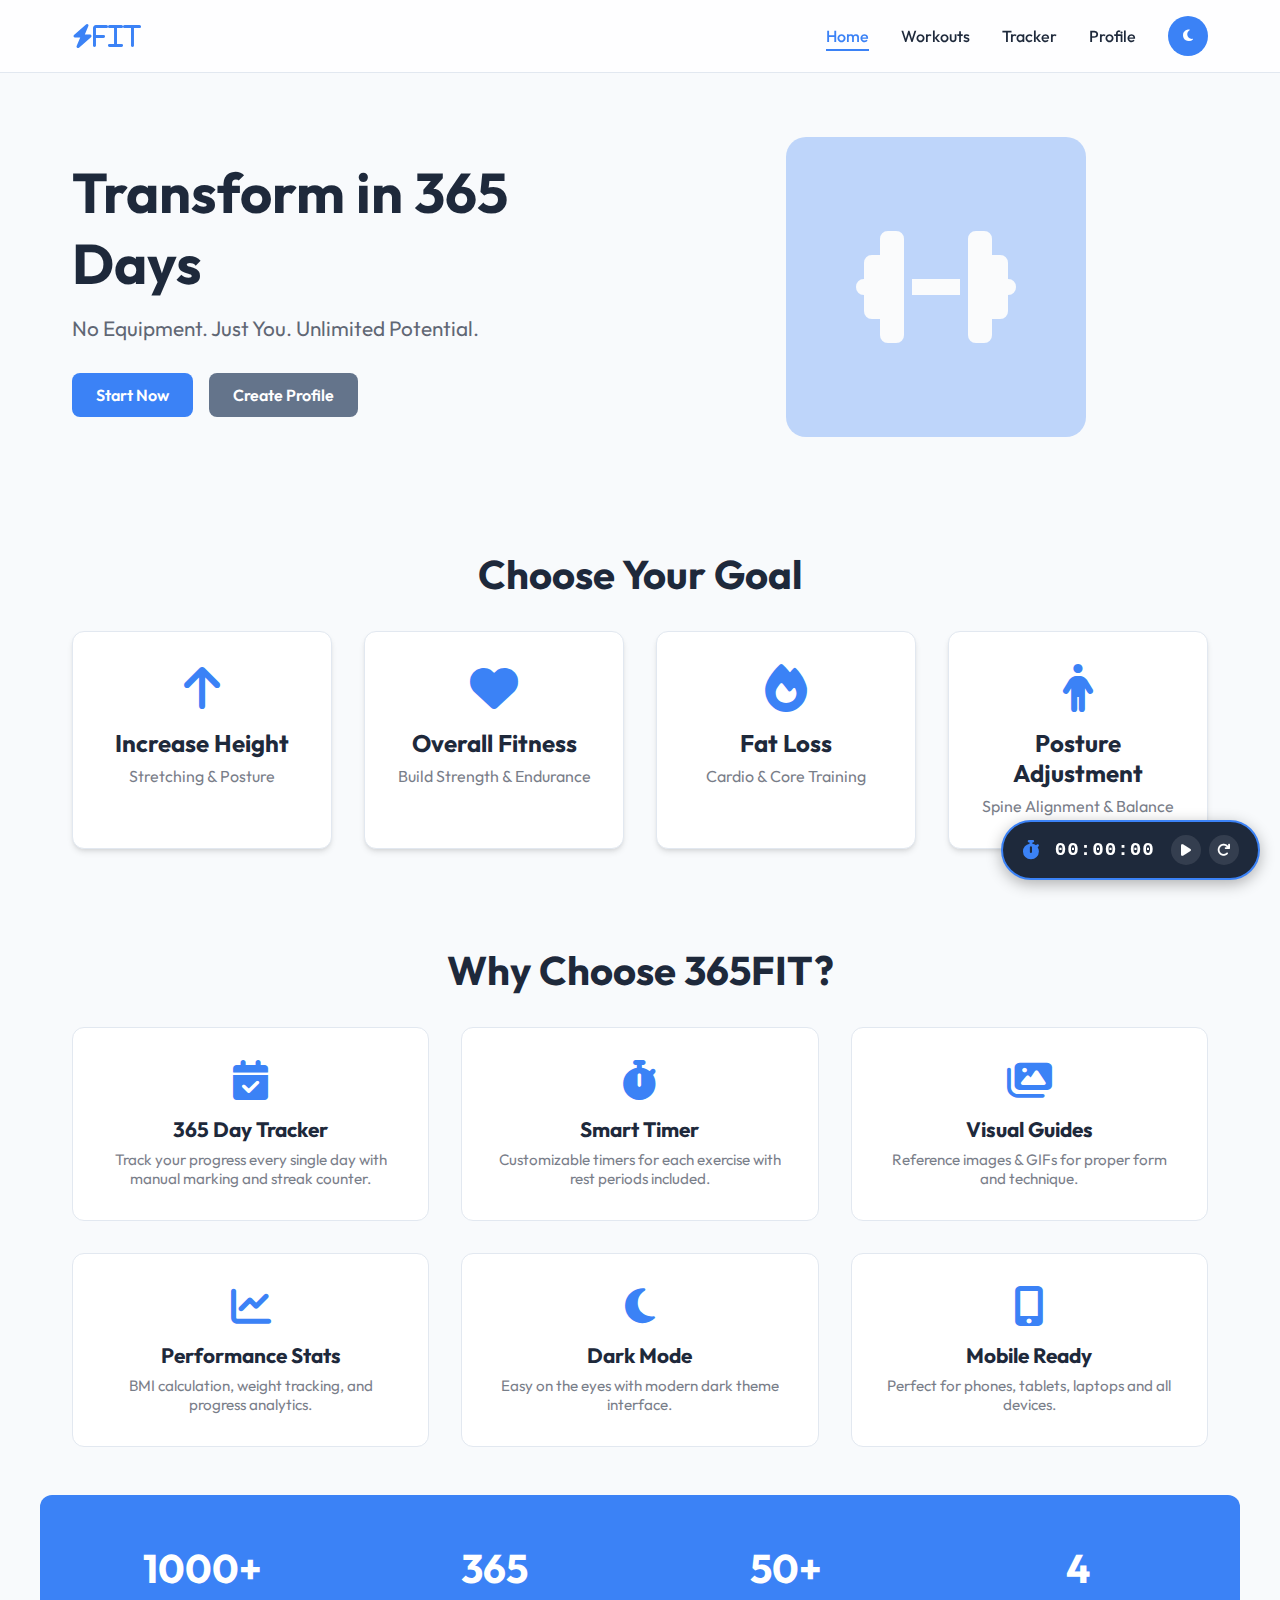
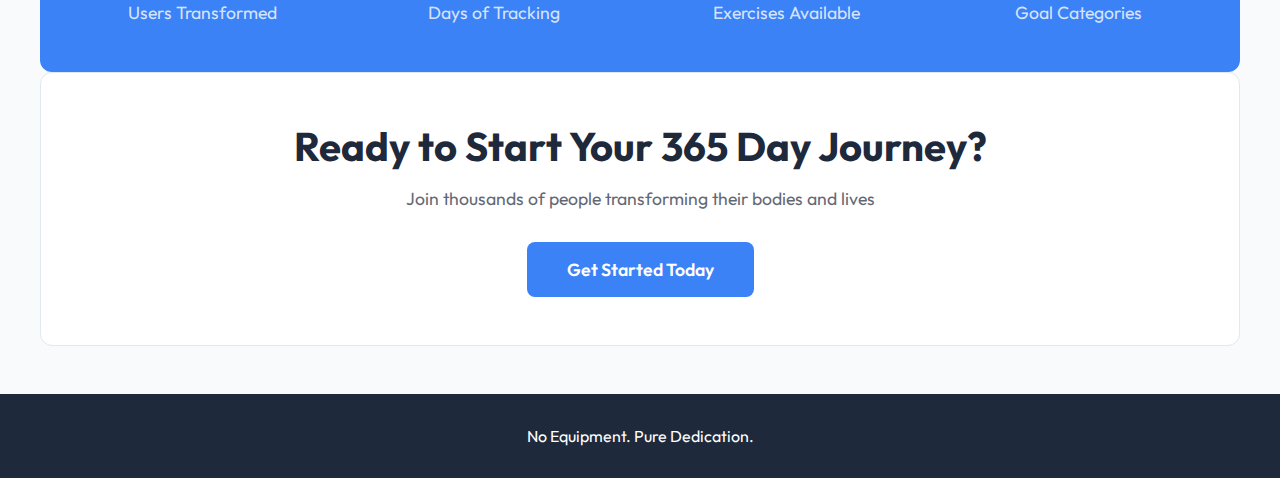
<file: index.html>
<!DOCTYPE html>
<html lang="en">
<head>
    <meta charset="UTF-8">
    <meta name="viewport" content="width=device-width, initial-scale=1.0">
    <title>365 Fit - Transform Your Body, Transform Your Life</title>
    <link rel="stylesheet" href="css/styles.css">
    <link rel="stylesheet" href="https://cdnjs.cloudflare.com/ajax/libs/font-awesome/6.4.0/css/all.min.css">
    
    <!-- Google Fonts: Outfit (Stylish Modern Font) -->
    <link rel="preconnect" href="https://fonts.googleapis.com">
    <link rel="preconnect" href="https://fonts.gstatic.com" crossorigin>
    <link href="https://fonts.googleapis.com/css2?family=Outfit:wght@300;400;500;700&display=swap" rel="stylesheet">

    <style>
        /* Apply Stylish Font */
        body, button, input, select, textarea {
            font-family: 'Outfit', sans-serif !important;
        }

        /* Dark Mode Text Visibility Fixes */
        body.dark-mode {
            color: #f5f5f5 !important;
        }

        body.dark-mode h1, 
        body.dark-mode h2, 
        body.dark-mode h3, 
        body.dark-mode p, 
        body.dark-mode li,
        body.dark-mode span {
            color: #ffffff;
        }

        /* Fix for cards in dark mode */
        body.dark-mode .goal-card,
        body.dark-mode .feature-card,
        body.dark-mode .stat-item {
            background-color: #1a1f3c;
            color: #ffffff;
            border: 1px solid #2d3748;
        }
        
        body.dark-mode .nav-link {
            color: #e0e0e0;
        }
    </style>
</head>
<body>
    <!-- Navigation -->
    <nav class="navbar">
        <div class="nav-container">
            <div class="logo">
                <i class="fas fa-bolt">fit</i> 
            </div>
            <ul class="nav-menu">
                <li><a href="index.html" class="nav-link active">Home</a></li>
                <li><a href="pages/workouts.html" class="nav-link">Workouts</a></li>
                <li><a href="pages/tracker.html" class="nav-link">Tracker</a></li>
                <li><a href="pages/profile.html" class="nav-link">Profile</a></li>
                <li><button id="themeToggle" class="theme-btn"><i class="fas fa-moon"></i></button></li>
            </ul>
            <div class="hamburger">
                <span></span>
                <span></span>
                <span></span>
            </div>
        </div>
    </nav>

    <!-- Main Content -->
    <main>
        <!-- Hero Section -->
        <section class="hero">
            <div class="hero-content">
                <h1>Transform in 365 Days</h1>
                <p>No Equipment. Just You. Unlimited Potential.</p>
                <div class="cta-buttons">
                    <button class="btn btn-primary" onclick="redirectTo('pages/workouts.html')">Start Now</button>
                    <button class="btn btn-secondary" onclick="redirectTo('pages/profile.html')">Create Profile</button>
                </div>
            </div>
            <div class="hero-image">
                <div class="hero-placeholder">
                    <i class="fas fa-dumbbell"></i>
                </div>
            </div>
        </section>

        <!-- Goals Section -->
        <section class="goals">
            <h2>Choose Your Goal</h2>
            <div class="goals-grid">
                <div class="goal-card" onclick="setGoal('height')">
                    <i class="fas fa-arrow-up"></i>
                    <h3>Increase Height</h3>
                    <p>Stretching & Posture</p>
                </div>
                <div class="goal-card" onclick="setGoal('fitness')">
                    <i class="fas fa-heart"></i>
                    <h3>Overall Fitness</h3>
                    <p>Build Strength & Endurance</p>
                </div>
                <div class="goal-card" onclick="setGoal('fatloss')">
                    <i class="fas fa-fire"></i>
                    <h3>Fat Loss</h3>
                    <p>Cardio & Core Training</p>
                </div>
                <div class="goal-card" onclick="setGoal('posture')">
                    <i class="fas fa-person"></i>
                    <h3>Posture Adjustment</h3>
                    <p>Spine Alignment & Balance</p>
                </div>
            </div>
        </section>

        <!-- Features Section -->
        <section class="features">
            <h2>Why Choose 365FIT?</h2>
            <div class="features-grid">
                <div class="feature-card">
                    <i class="fas fa-calendar-check"></i>
                    <h3>365 Day Tracker</h3>
                    <p>Track your progress every single day with manual marking and streak counter.</p>
                </div>
                <div class="feature-card">
                    <i class="fas fa-stopwatch"></i>
                    <h3>Smart Timer</h3>
                    <p>Customizable timers for each exercise with rest periods included.</p>
                </div>
                <div class="feature-card">
                    <i class="fas fa-images"></i>
                    <h3>Visual Guides</h3>
                    <p>Reference images & GIFs for proper form and technique.</p>
                </div>
                <div class="feature-card">
                    <i class="fas fa-chart-line"></i>
                    <h3>Performance Stats</h3>
                    <p>BMI calculation, weight tracking, and progress analytics.</p>
                </div>
                <div class="feature-card">
                    <i class="fas fa-moon"></i>
                    <h3>Dark Mode</h3>
                    <p>Easy on the eyes with modern dark theme interface.</p>
                </div>
                <div class="feature-card">
                    <i class="fas fa-mobile-alt"></i>
                    <h3>Mobile Ready</h3>
                    <p>Perfect for phones, tablets, laptops and all devices.</p>
                </div>
            </div>
        </section>

        <!-- Statistics Section -->
        <section class="stats">
            <div class="stat-item">
                <h3>1000+</h3>
                <p>Users Transformed</p>
            </div>
            <div class="stat-item">
                <h3>365</h3>
                <p>Days of Tracking</p>
            </div>
            <div class="stat-item">
                <h3>50+</h3>
                <p>Exercises Available</p>
            </div>
            <div class="stat-item">
                <h3>4</h3>
                <p>Goal Categories</p>
            </div>
        </section>

        <!-- CTA Section -->
        <section class="cta-section">
            <h2>Ready to Start Your 365 Day Journey?</h2>
            <p>Join thousands of people transforming their bodies and lives</p>
            <button class="btn btn-primary btn-large" onclick="redirectTo('pages/profile.html')">Get Started Today</button>
        </section>
    </main>

    <!-- Footer -->
    <footer class="footer">
        <p>No Equipment. Pure Dedication.</p>
    </footer>

    <script src="js/app.js"></script>
</body>
</html>
</file>
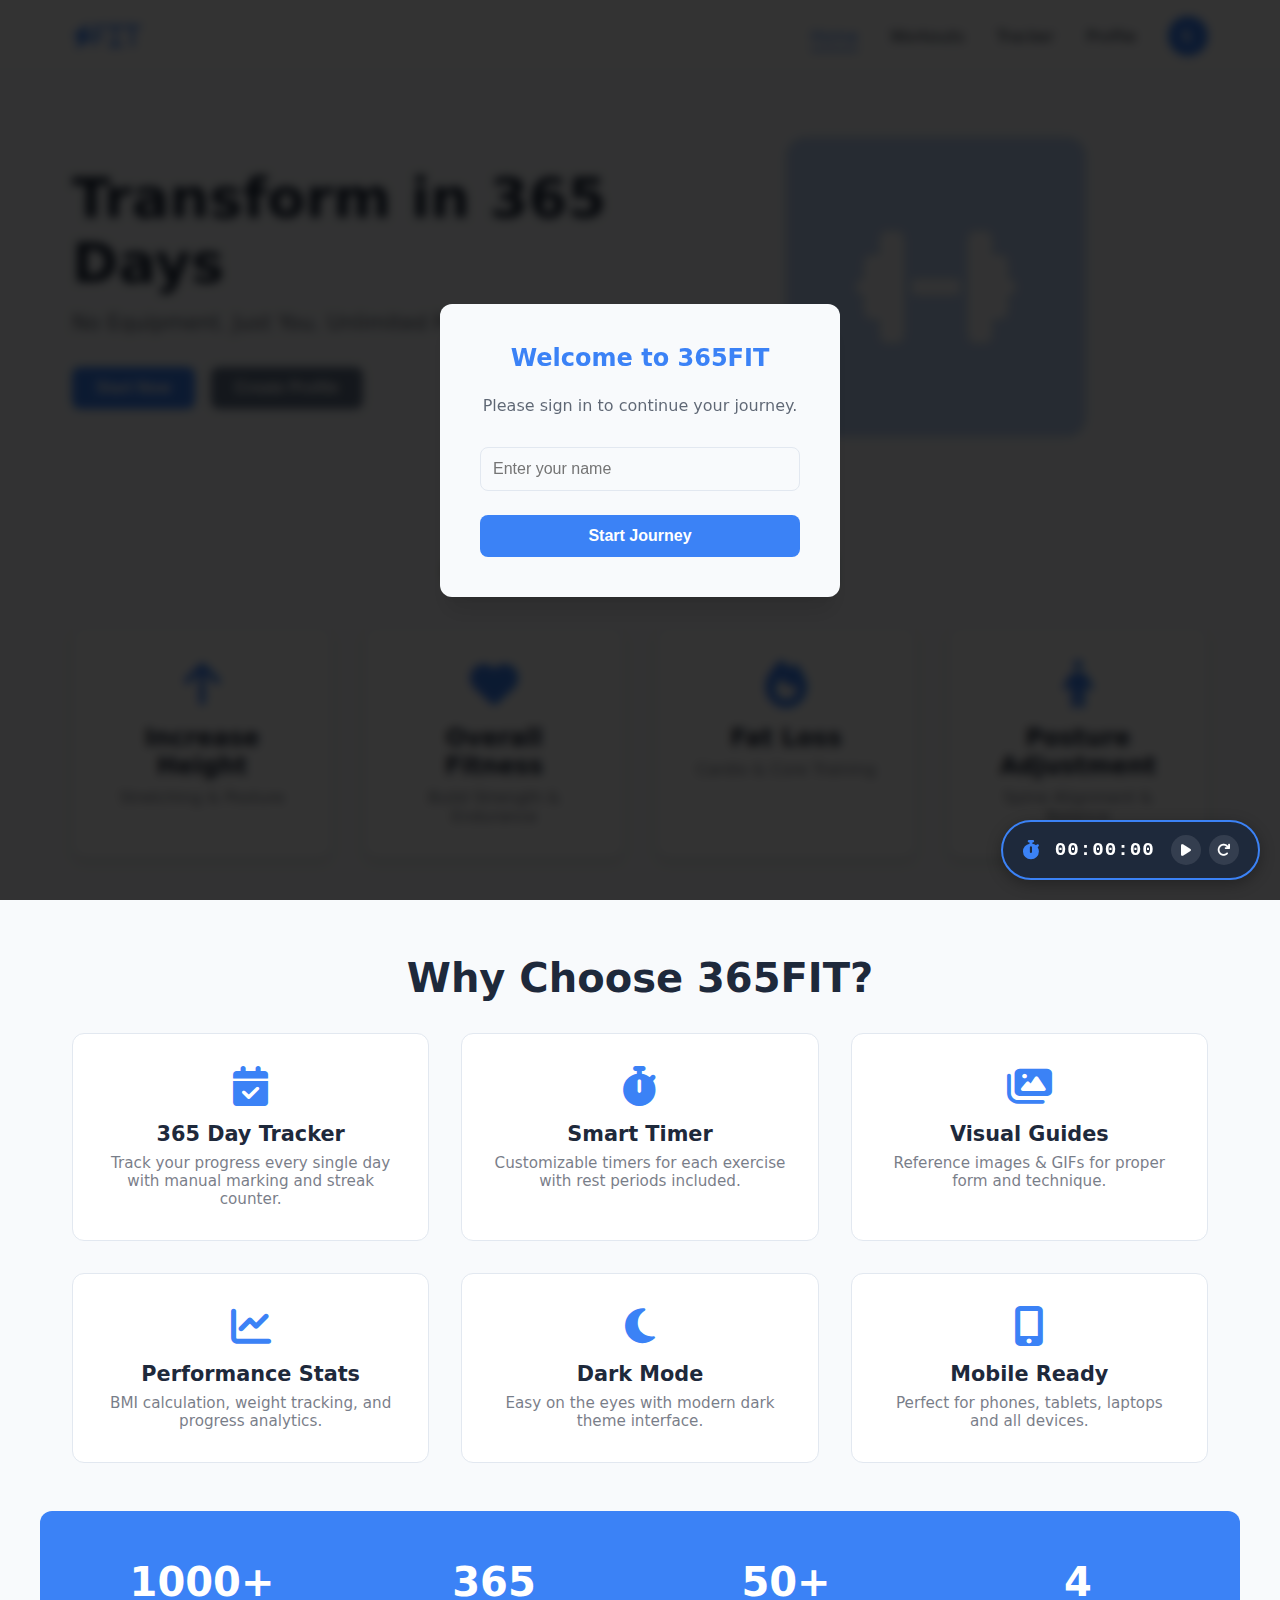
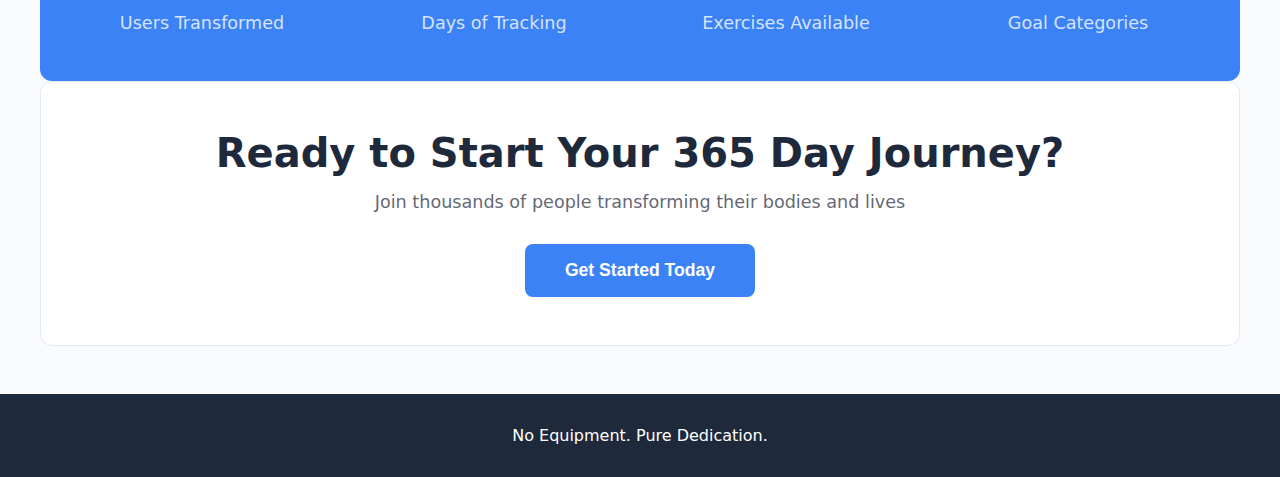
<file: 365 Exercise/index.html>
<!DOCTYPE html>
<html lang="en">
<head>
    <meta charset="UTF-8">
    <meta name="viewport" content="width=device-width, initial-scale=1.0">
    <title>365 Fit - Transform Your Body, Transform Your Life</title>
    <link rel="stylesheet" href="css/styles.css">
    <link rel="stylesheet" href="https://cdnjs.cloudflare.com/ajax/libs/font-awesome/6.4.0/css/all.min.css">
</head>
<body>
    <!-- Navigation -->
    <nav class="navbar">
        <div class="nav-container">
            <div class="logo">
                <i class="fas fa-bolt">fit</i> 
            </div>
            <ul class="nav-menu">
                <li><a href="index.html" class="nav-link active">Home</a></li>
                <li><a href="pages/workouts.html" class="nav-link">Workouts</a></li>
                <li><a href="pages/tracker.html" class="nav-link">Tracker</a></li>
                <li><a href="pages/profile.html" class="nav-link">Profile</a></li>
                <li><button id="themeToggle" class="theme-btn"><i class="fas fa-moon"></i></button></li>
            </ul>
            <div class="hamburger">
                <span></span>
                <span></span>
                <span></span>
            </div>
        </div>
    </nav>

    <!-- Main Content -->
    <main>
        <!-- Hero Section -->
        <section class="hero">
            <div class="hero-content">
                <h1>Transform in 365 Days</h1>
                <p>No Equipment. Just You. Unlimited Potential.</p>
                <div class="cta-buttons">
                    <button class="btn btn-primary" onclick="redirectTo('pages/workouts.html')">Start Now</button>
                    <button class="btn btn-secondary" onclick="redirectTo('pages/profile.html')">Create Profile</button>
                </div>
            </div>
            <div class="hero-image">
                <div class="hero-placeholder">
                    <i class="fas fa-dumbbell"></i>
                </div>
            </div>
        </section>

        <!-- Goals Section -->
        <section class="goals">
            <h2>Choose Your Goal</h2>
            <div class="goals-grid">
                <div class="goal-card" onclick="setGoal('height')">
                    <i class="fas fa-arrow-up"></i>
                    <h3>Increase Height</h3>
                    <p>Stretching & Posture</p>
                </div>
                <div class="goal-card" onclick="setGoal('fitness')">
                    <i class="fas fa-heart"></i>
                    <h3>Overall Fitness</h3>
                    <p>Build Strength & Endurance</p>
                </div>
                <div class="goal-card" onclick="setGoal('fatloss')">
                    <i class="fas fa-fire"></i>
                    <h3>Fat Loss</h3>
                    <p>Cardio & Core Training</p>
                </div>
                <div class="goal-card" onclick="setGoal('posture')">
                    <i class="fas fa-person"></i>
                    <h3>Posture Adjustment</h3>
                    <p>Spine Alignment & Balance</p>
                </div>
            </div>
        </section>

        <!-- Features Section -->
        <section class="features">
            <h2>Why Choose 365FIT?</h2>
            <div class="features-grid">
                <div class="feature-card">
                    <i class="fas fa-calendar-check"></i>
                    <h3>365 Day Tracker</h3>
                    <p>Track your progress every single day with manual marking and streak counter.</p>
                </div>
                <div class="feature-card">
                    <i class="fas fa-stopwatch"></i>
                    <h3>Smart Timer</h3>
                    <p>Customizable timers for each exercise with rest periods included.</p>
                </div>
                <div class="feature-card">
                    <i class="fas fa-images"></i>
                    <h3>Visual Guides</h3>
                    <p>Reference images & GIFs for proper form and technique.</p>
                </div>
                <div class="feature-card">
                    <i class="fas fa-chart-line"></i>
                    <h3>Performance Stats</h3>
                    <p>BMI calculation, weight tracking, and progress analytics.</p>
                </div>
                <div class="feature-card">
                    <i class="fas fa-moon"></i>
                    <h3>Dark Mode</h3>
                    <p>Easy on the eyes with modern dark theme interface.</p>
                </div>
                <div class="feature-card">
                    <i class="fas fa-mobile-alt"></i>
                    <h3>Mobile Ready</h3>
                    <p>Perfect for phones, tablets, laptops and all devices.</p>
                </div>
            </div>
        </section>

        <!-- Statistics Section -->
        <section class="stats">
            <div class="stat-item">
                <h3>1000+</h3>
                <p>Users Transformed</p>
            </div>
            <div class="stat-item">
                <h3>365</h3>
                <p>Days of Tracking</p>
            </div>
            <div class="stat-item">
                <h3>50+</h3>
                <p>Exercises Available</p>
            </div>
            <div class="stat-item">
                <h3>4</h3>
                <p>Goal Categories</p>
            </div>
        </section>

        <!-- CTA Section -->
        <section class="cta-section">
            <h2>Ready to Start Your 365 Day Journey?</h2>
            <p>Join thousands of people transforming their bodies and lives</p>
            <button class="btn btn-primary btn-large" onclick="redirectTo('pages/profile.html')">Get Started Today</button>
        </section>
    </main>

    <!-- Footer -->
    <footer class="footer">
        <p>No Equipment. Pure Dedication.</p>
    </footer>

    <script src="js/app.js"></script>
</body>
</html>
</file>
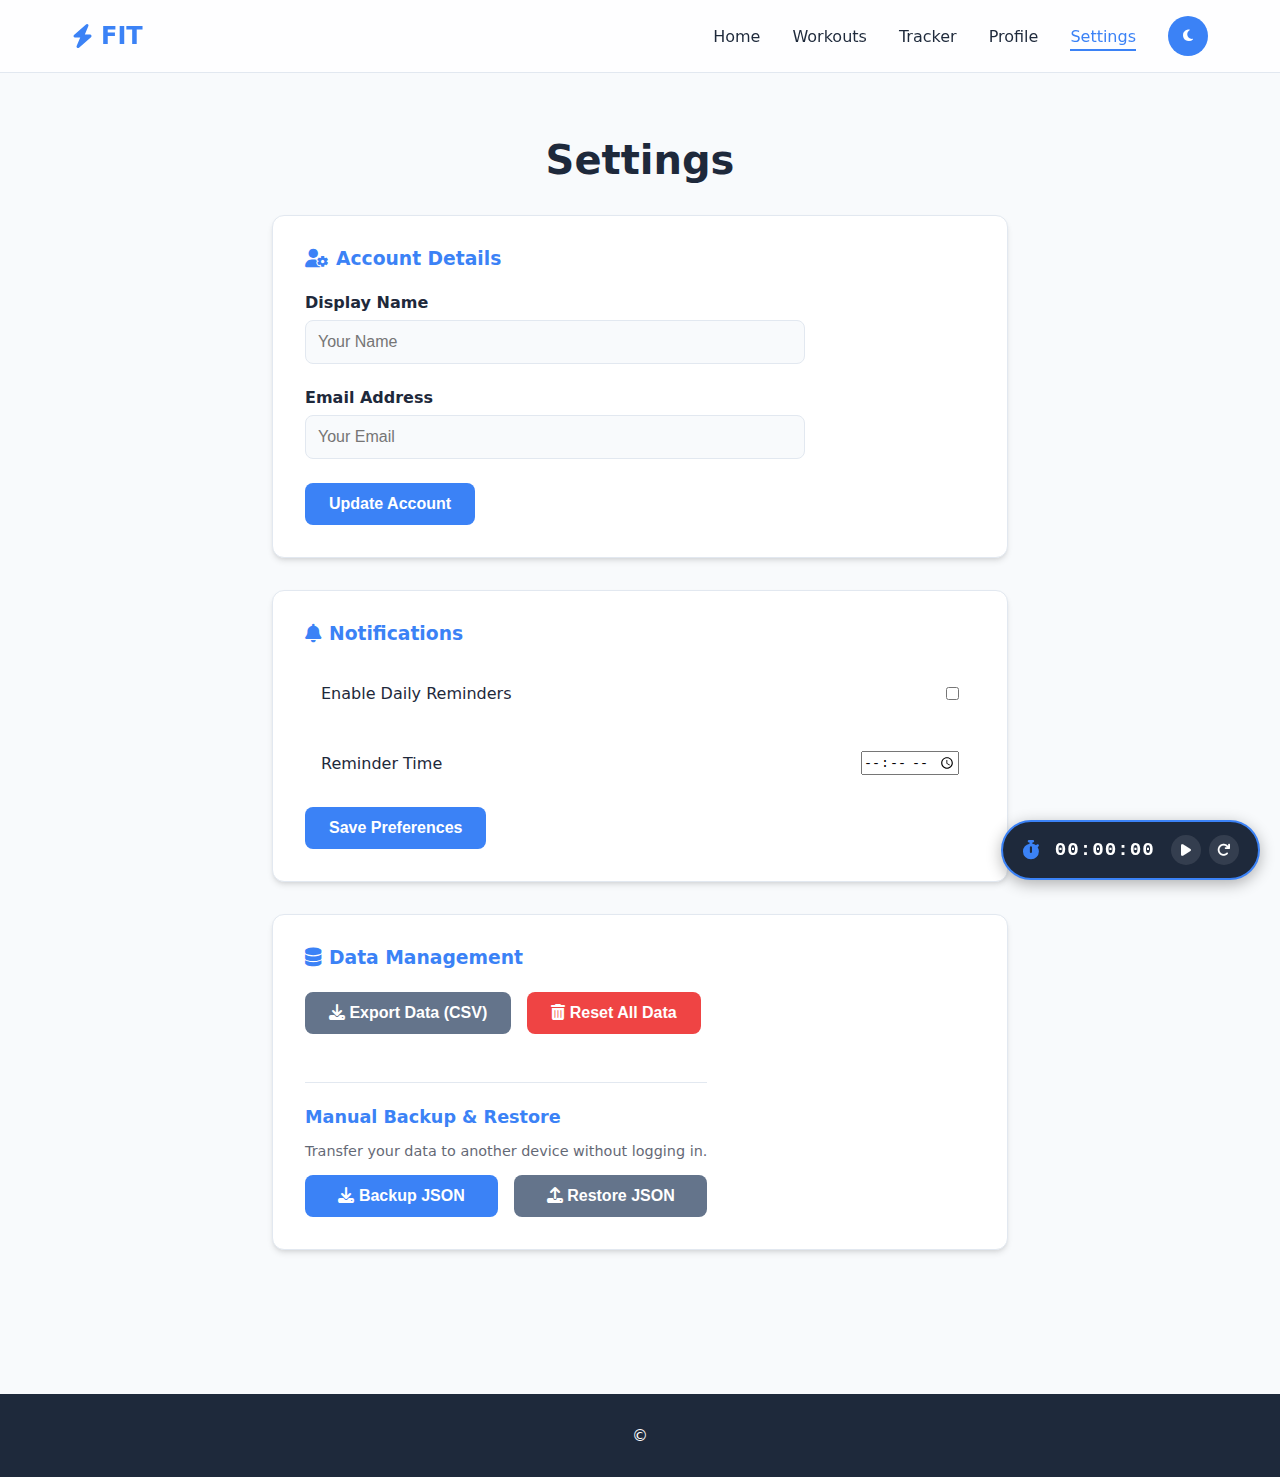
<file: pages/settings.html>
<!DOCTYPE html>
<html lang="en">
<head>
    <meta charset="UTF-8">
    <meta name="viewport" content="width=device-width, initial-scale=1.0">
    <title>Settings - 365FIT</title>
    <link rel="stylesheet" href="../css/styles.css">
    <link rel="stylesheet" href="https://cdnjs.cloudflare.com/ajax/libs/font-awesome/6.4.0/css/all.min.css">
</head>
<body>
    <!-- Navigation -->
    <nav class="navbar">
        <div class="nav-container">
            <div class="logo">
                <i class="fas fa-bolt"></i> FIT
            </div>
            <ul class="nav-menu">
                <li><a href="../index.html" class="nav-link">Home</a></li>
                <li><a href="workouts.html" class="nav-link">Workouts</a></li>
                <li><a href="tracker.html" class="nav-link">Tracker</a></li>
                <li><a href="profile.html" class="nav-link">Profile</a></li>
                <li><a href="settings.html" class="nav-link active">Settings</a></li>
                <li><button id="themeToggle" class="theme-btn"><i class="fas fa-moon"></i></button></li>
            </ul>
            <div class="hamburger">
                <span></span>
                <span></span>
                <span></span>
            </div>
        </div>
    </nav>

    <main class="main-content">
        <section class="settings-container">
            <h2>Settings</h2>
            
            <!-- Account Settings -->
            <div class="settings-card">
                <h3><i class="fas fa-user-cog"></i> Account Details</h3>
                <form id="accountForm">
                    <div class="form-group">
                        <label>Display Name</label>
                        <input type="text" id="settingsName" placeholder="Your Name">
                    </div>
                    <div class="form-group">
                        <label>Email Address</label>
                        <input type="email" id="settingsEmail" placeholder="Your Email">
                    </div>
                    <button type="submit" class="btn btn-primary">Update Account</button>
                </form>
            </div>

            <!-- Notification Settings -->
            <div class="settings-card">
                <h3><i class="fas fa-bell"></i> Notifications</h3>
                <div class="preference-item">
                    <label for="settingsNotifications">Enable Daily Reminders</label>
                    <input type="checkbox" id="settingsNotifications">
                </div>
                <div class="preference-item">
                    <label for="settingsReminderTime">Reminder Time</label>
                    <input type="time" id="settingsReminderTime">
                </div>
                <button id="savePreferencesBtn" class="btn btn-primary">Save Preferences</button>
            </div>

            <!-- Data Management -->
            <div class="settings-card">
                <h3><i class="fas fa-database"></i> Data Management</h3>
                <div class="data-actions">
                    <button id="exportDataBtn" class="btn btn-secondary"><i class="fas fa-download"></i> Export Data (CSV)</button>
                    <button id="resetDataBtn" class="btn btn-danger"><i class="fas fa-trash-alt"></i> Reset All Data</button>
                </div>
            </div>
        </section>
    </main>

    <footer class="footer">
        <p>&copy;</p>
    </footer>

    <script src="../js/app.js"></script>
    <script src="../js/settings.js"></script>
</body>
</html>
</file>
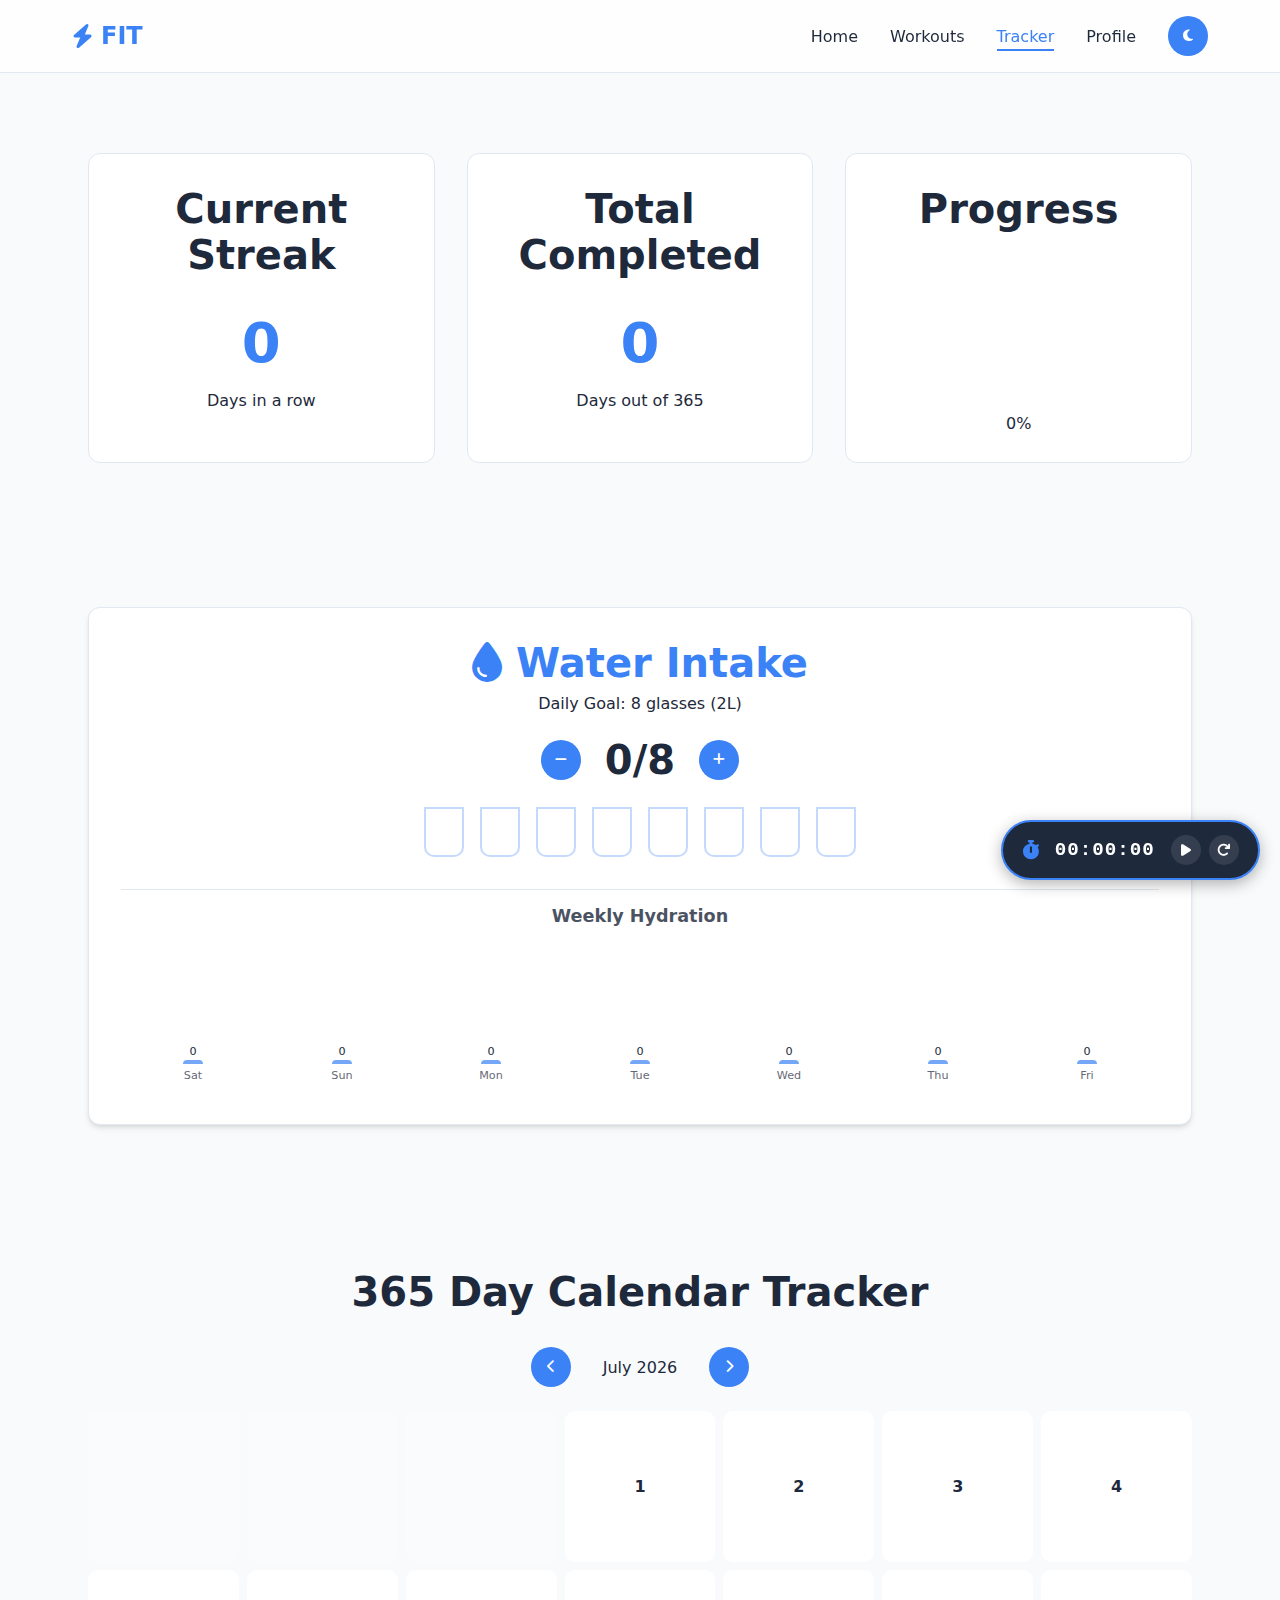
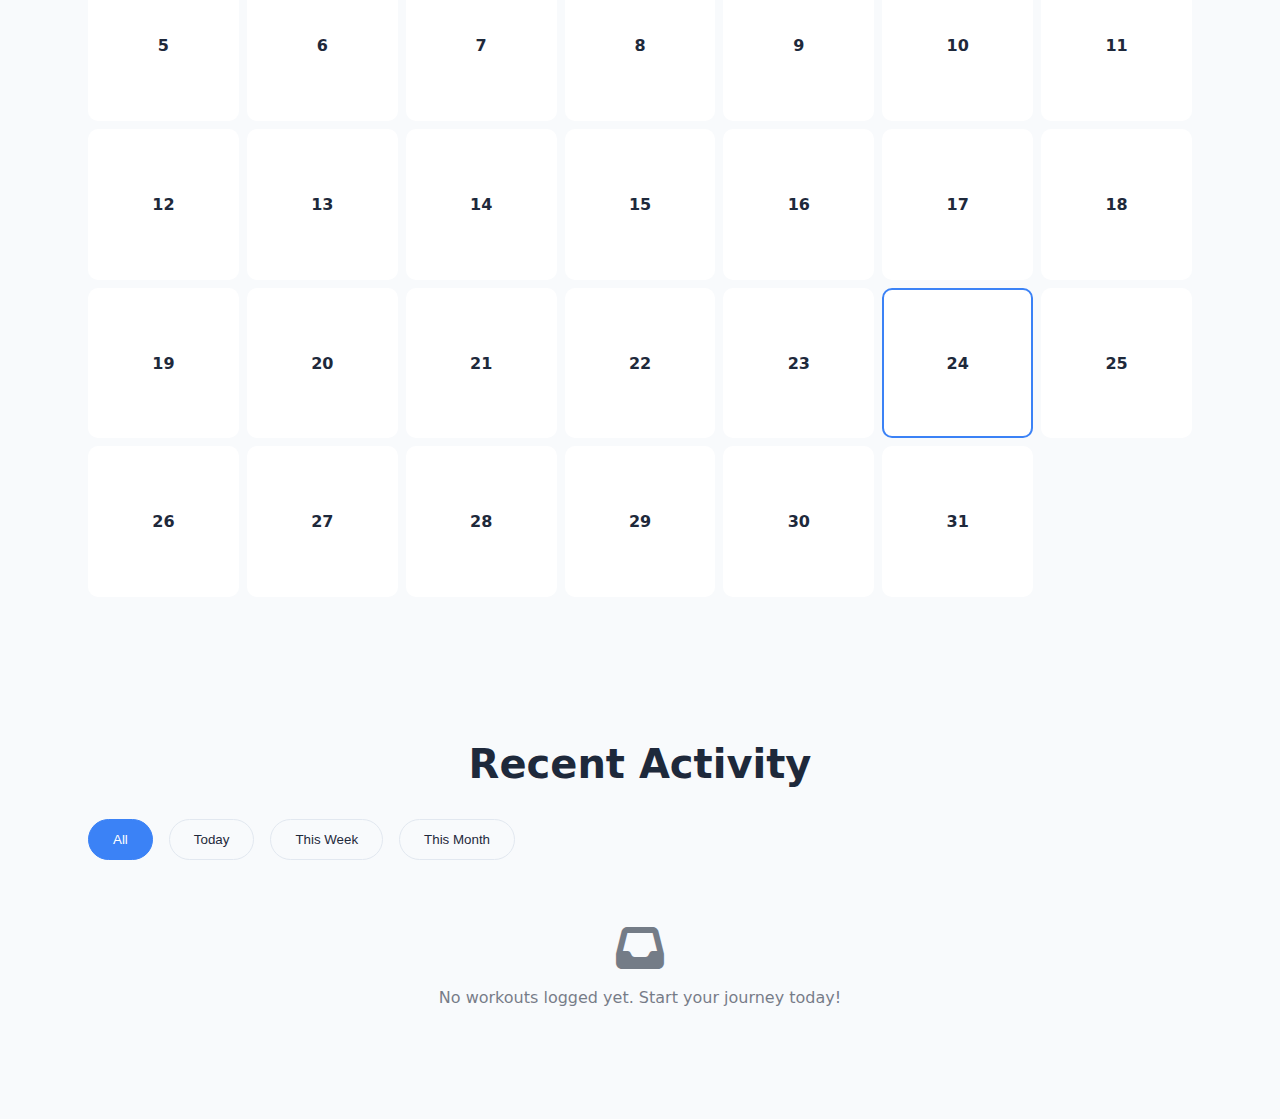
<file: pages/tracker.html>
<!DOCTYPE html>
<html lang="en">
<head>
    <meta charset="UTF-8">
    <meta name="viewport" content="width=device-width, initial-scale=1.0">
    <title>Tracker - 365FIT</title>
    <link rel="stylesheet" href="../css/styles.css">
    <link rel="stylesheet" href="https://cdnjs.cloudflare.com/ajax/libs/font-awesome/6.4.0/css/all.min.css">
</head>
<body>
    <!-- Navigation -->
    <nav class="navbar">
        <div class="nav-container">
            <div class="logo">
                <i class="fas fa-bolt"></i>FIT
            </div>
            <ul class="nav-menu">
                <li><a href="../index.html" class="nav-link">Home</a></li>
                <li><a href="workouts.html" class="nav-link">Workouts</a></li>
                <li><a href="tracker.html" class="nav-link active">Tracker</a></li>
                <li><a href="profile.html" class="nav-link">Profile</a></li>
                <li><button id="themeToggle" class="theme-btn"><i class="fas fa-moon"></i></button></li>
            </ul>
            <div class="hamburger">
                <span></span>
                <span></span>
                <span></span>
            </div>
        </div>
    </nav>

    <main class="main-content">
        <!-- Streak Section -->
        <section class="streak-section">
            <div class="streak-card">
                <h2>Current Streak</h2>
                <div class="streak-number" id="streakCount">0</div>
                <p>Days in a row</p>
            </div>
            <div class="streak-card">
                <h2>Total Completed</h2>
                <div class="streak-number" id="totalCompleted">0</div>
                <p>Days out of 365</p>
            </div>
            <div class="streak-card">
                <h2>Progress</h2>
                <div class="progress-circle">
                    <div class="progress-bar" id="progressBar"></div>
                    <span id="progressPercent">0%</span>
                </div>
            </div>
        </section>

        <!-- Water Tracker -->
        <section class="water-section">
            <div class="water-card">
                <h2><i class="fas fa-tint"></i> Water Intake</h2>
                <p>Daily Goal: 8 glasses (2L)</p>
                <div class="water-controls">
                    <button id="removeWater" class="btn-icon small"><i class="fas fa-minus"></i></button>
                    <div class="water-count"><span id="waterCount">0</span>/8</div>
                    <button id="addWater" class="btn-icon small"><i class="fas fa-plus"></i></button>
                </div>
                <div class="water-visual" id="waterVisual"></div>
                <div class="water-history">
                    <h3 style="font-size: 1.1rem; margin-bottom: 1rem; opacity: 0.8;">Weekly Hydration</h3>
                    <div id="waterHistoryChart" class="water-chart"></div>
                </div>
            </div>
        </section>

        <!-- Calendar Tracker -->
        <section class="calendar-section">
            <h2>365 Day Calendar Tracker</h2>
            <div class="month-selector">
                <button id="prevMonth"><i class="fas fa-chevron-left"></i></button>
                <span id="monthYear"></span>
                <button id="nextMonth"><i class="fas fa-chevron-right"></i></button>
            </div>
            <div class="calendar" id="calendar"></div>
        </section>

        <!-- Workout Log -->
        <section class="workout-log-section">
            <h2>Recent Activity</h2>
            <div class="log-filters">
                <button class="filter-btn active" data-filter="all">All</button>
                <button class="filter-btn" data-filter="today">Today</button>
                <button class="filter-btn" data-filter="week">This Week</button>
                <button class="filter-btn" data-filter="month">This Month</button>
            </div>
            <div class="workout-log" id="workoutLog"></div>
        </section>
    </main>
    <script src="../js/tracker.js"></script>
    <script src="../js/app.js"></script>
</body>
</html>
</file>
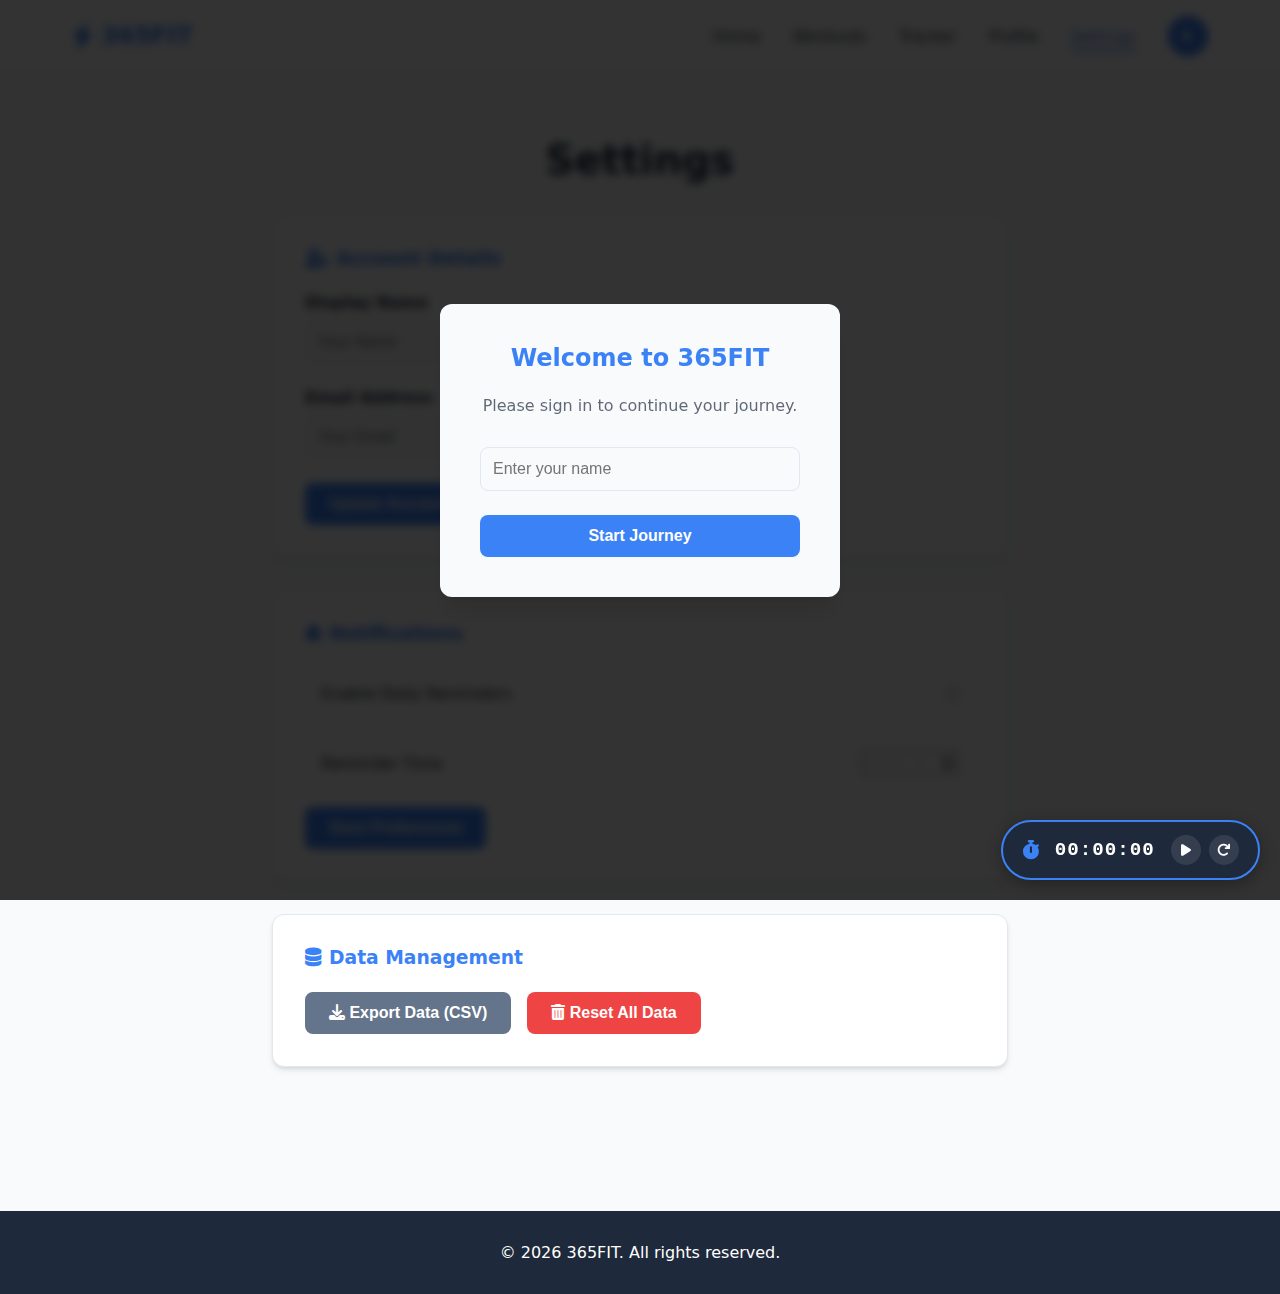
<file: 365 Exercise/pages/settings.html>
<!DOCTYPE html>
<html lang="en">
<head>
    <meta charset="UTF-8">
    <meta name="viewport" content="width=device-width, initial-scale=1.0">
    <title>Settings - 365FIT</title>
    <link rel="stylesheet" href="../css/styles.css">
    <link rel="stylesheet" href="https://cdnjs.cloudflare.com/ajax/libs/font-awesome/6.4.0/css/all.min.css">
</head>
<body>
    <!-- Navigation -->
    <nav class="navbar">
        <div class="nav-container">
            <div class="logo">
                <i class="fas fa-bolt"></i> 365FIT
            </div>
            <ul class="nav-menu">
                <li><a href="../index.html" class="nav-link">Home</a></li>
                <li><a href="workouts.html" class="nav-link">Workouts</a></li>
                <li><a href="tracker.html" class="nav-link">Tracker</a></li>
                <li><a href="profile.html" class="nav-link">Profile</a></li>
                <li><a href="settings.html" class="nav-link active">Settings</a></li>
                <li><button id="themeToggle" class="theme-btn"><i class="fas fa-moon"></i></button></li>
            </ul>
            <div class="hamburger">
                <span></span>
                <span></span>
                <span></span>
            </div>
        </div>
    </nav>

    <main class="main-content">
        <section class="settings-container">
            <h2>Settings</h2>
            
            <!-- Account Settings -->
            <div class="settings-card">
                <h3><i class="fas fa-user-cog"></i> Account Details</h3>
                <form id="accountForm">
                    <div class="form-group">
                        <label>Display Name</label>
                        <input type="text" id="settingsName" placeholder="Your Name">
                    </div>
                    <div class="form-group">
                        <label>Email Address</label>
                        <input type="email" id="settingsEmail" placeholder="Your Email">
                    </div>
                    <button type="submit" class="btn btn-primary">Update Account</button>
                </form>
            </div>

            <!-- Notification Settings -->
            <div class="settings-card">
                <h3><i class="fas fa-bell"></i> Notifications</h3>
                <div class="preference-item">
                    <label for="settingsNotifications">Enable Daily Reminders</label>
                    <input type="checkbox" id="settingsNotifications">
                </div>
                <div class="preference-item">
                    <label for="settingsReminderTime">Reminder Time</label>
                    <input type="time" id="settingsReminderTime">
                </div>
                <button id="savePreferencesBtn" class="btn btn-primary">Save Preferences</button>
            </div>

            <!-- Data Management -->
            <div class="settings-card">
                <h3><i class="fas fa-database"></i> Data Management</h3>
                <div class="data-actions">
                    <button id="exportDataBtn" class="btn btn-secondary"><i class="fas fa-download"></i> Export Data (CSV)</button>
                    <button id="resetDataBtn" class="btn btn-danger"><i class="fas fa-trash-alt"></i> Reset All Data</button>
                </div>
            </div>
        </section>
    </main>

    <footer class="footer">
        <p>&copy; 2026 365FIT. All rights reserved.</p>
    </footer>

    <script src="../js/app.js"></script>
    <script src="../js/settings.js"></script>
</body>
</html>
</file>
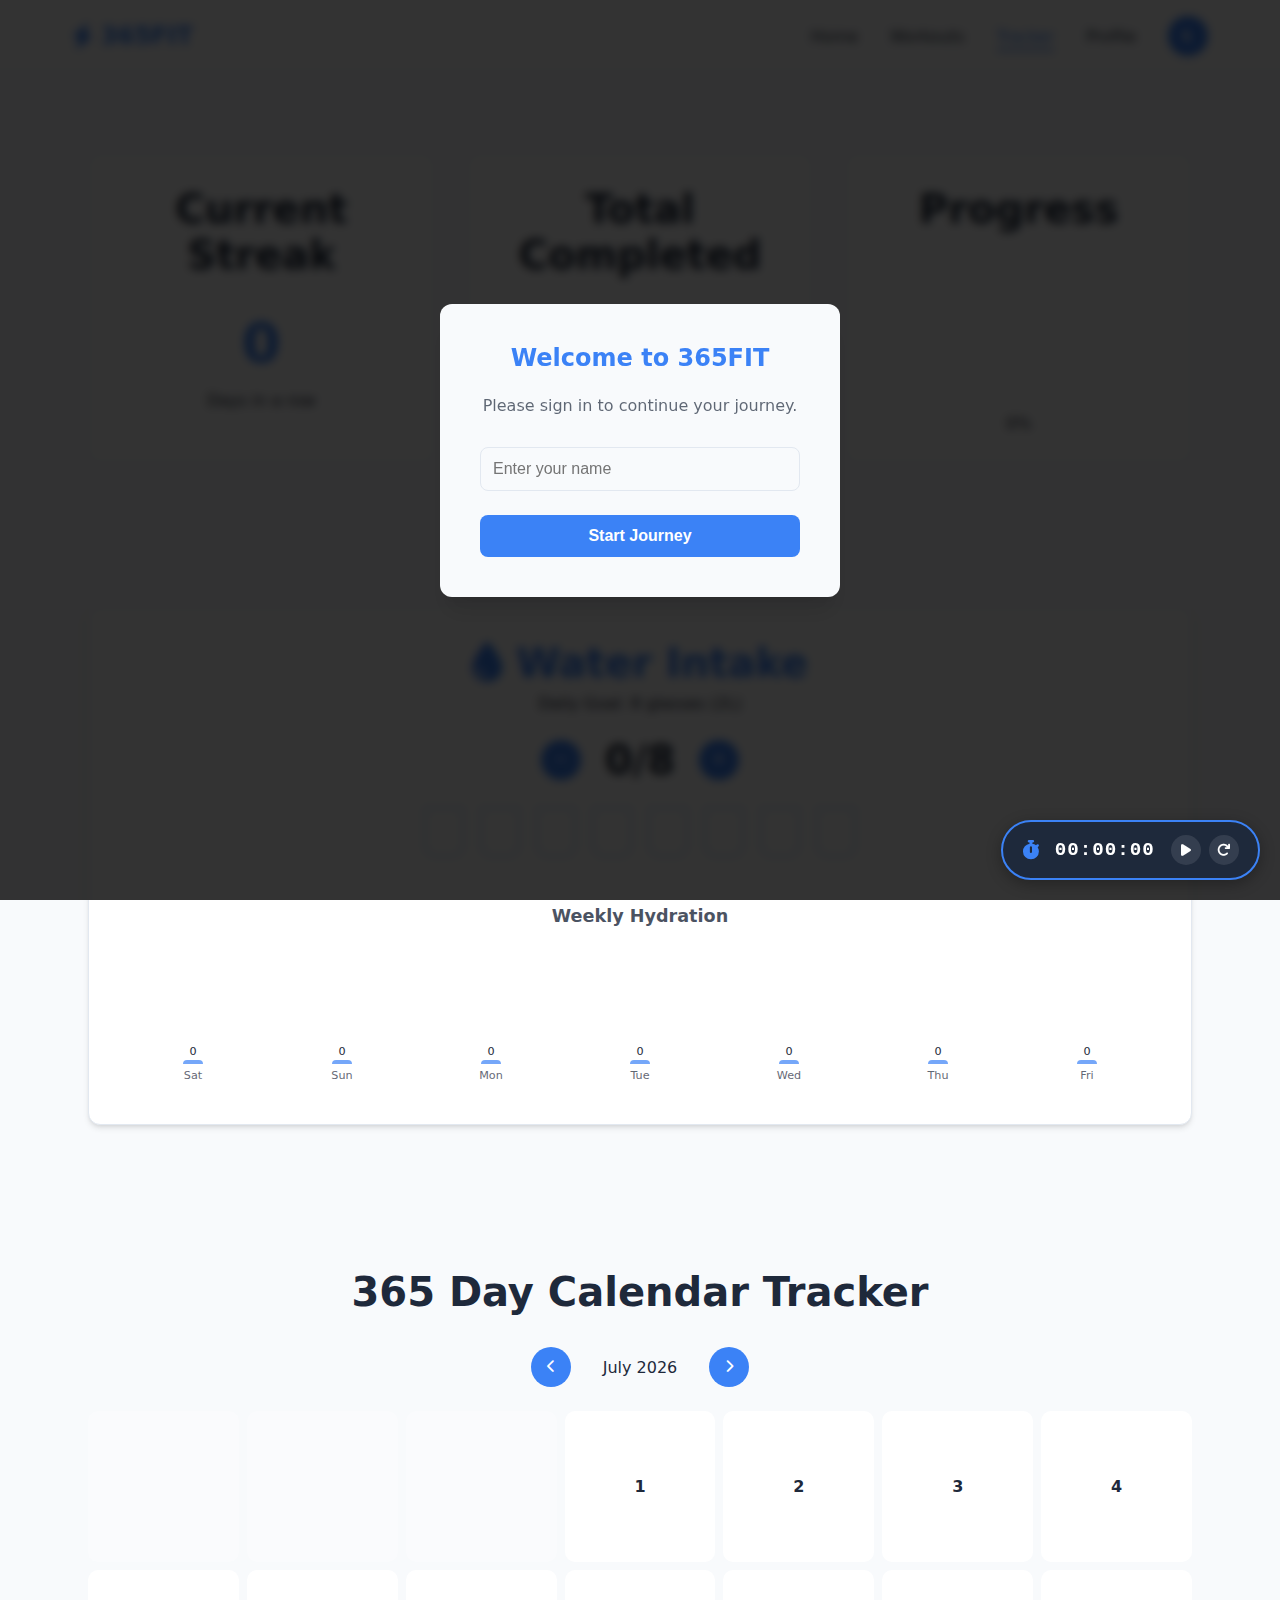
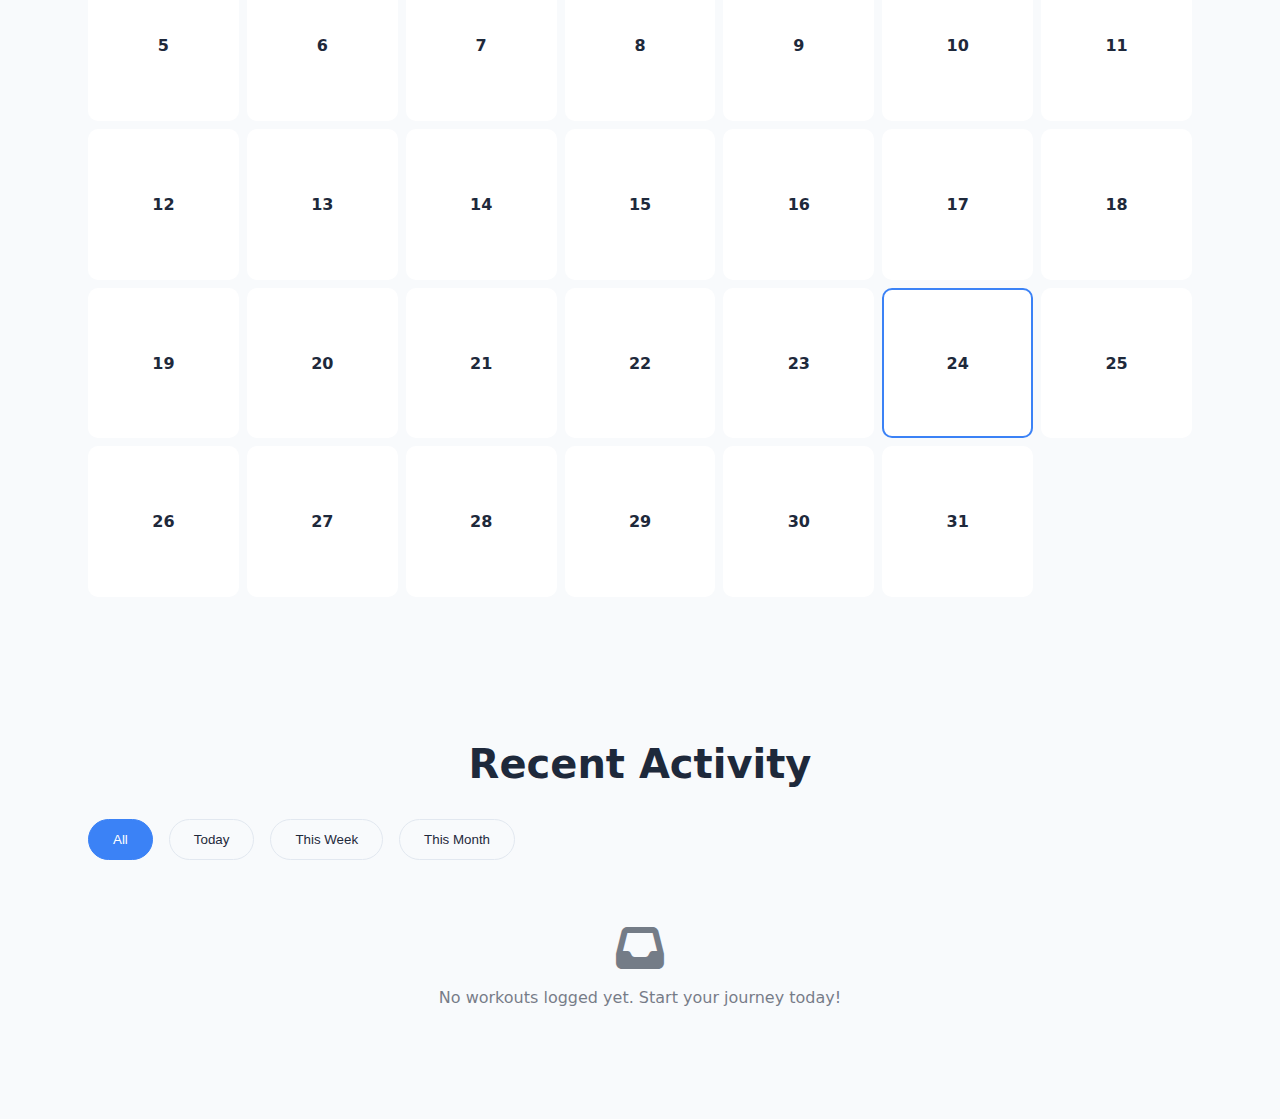
<file: 365 Exercise/pages/tracker.html>
<!DOCTYPE html>
<html lang="en">
<head>
    <meta charset="UTF-8">
    <meta name="viewport" content="width=device-width, initial-scale=1.0">
    <title>Tracker - 365FIT</title>
    <link rel="stylesheet" href="../css/styles.css">
    <link rel="stylesheet" href="https://cdnjs.cloudflare.com/ajax/libs/font-awesome/6.4.0/css/all.min.css">
</head>
<body>
    <!-- Navigation -->
    <nav class="navbar">
        <div class="nav-container">
            <div class="logo">
                <i class="fas fa-bolt"></i> 365FIT
            </div>
            <ul class="nav-menu">
                <li><a href="../index.html" class="nav-link">Home</a></li>
                <li><a href="workouts.html" class="nav-link">Workouts</a></li>
                <li><a href="tracker.html" class="nav-link active">Tracker</a></li>
                <li><a href="profile.html" class="nav-link">Profile</a></li>
                <li><button id="themeToggle" class="theme-btn"><i class="fas fa-moon"></i></button></li>
            </ul>
            <div class="hamburger">
                <span></span>
                <span></span>
                <span></span>
            </div>
        </div>
    </nav>

    <main class="main-content">
        <!-- Streak Section -->
        <section class="streak-section">
            <div class="streak-card">
                <h2>Current Streak</h2>
                <div class="streak-number" id="streakCount">0</div>
                <p>Days in a row</p>
            </div>
            <div class="streak-card">
                <h2>Total Completed</h2>
                <div class="streak-number" id="totalCompleted">0</div>
                <p>Days out of 365</p>
            </div>
            <div class="streak-card">
                <h2>Progress</h2>
                <div class="progress-circle">
                    <div class="progress-bar" id="progressBar"></div>
                    <span id="progressPercent">0%</span>
                </div>
            </div>
        </section>

        <!-- Water Tracker -->
        <section class="water-section">
            <div class="water-card">
                <h2><i class="fas fa-tint"></i> Water Intake</h2>
                <p>Daily Goal: 8 glasses (2L)</p>
                <div class="water-controls">
                    <button id="removeWater" class="btn-icon small"><i class="fas fa-minus"></i></button>
                    <div class="water-count"><span id="waterCount">0</span>/8</div>
                    <button id="addWater" class="btn-icon small"><i class="fas fa-plus"></i></button>
                </div>
                <div class="water-visual" id="waterVisual"></div>
                <div class="water-history">
                    <h3 style="font-size: 1.1rem; margin-bottom: 1rem; opacity: 0.8;">Weekly Hydration</h3>
                    <div id="waterHistoryChart" class="water-chart"></div>
                </div>
            </div>
        </section>

        <!-- Calendar Tracker -->
        <section class="calendar-section">
            <h2>365 Day Calendar Tracker</h2>
            <div class="month-selector">
                <button id="prevMonth"><i class="fas fa-chevron-left"></i></button>
                <span id="monthYear"></span>
                <button id="nextMonth"><i class="fas fa-chevron-right"></i></button>
            </div>
            <div class="calendar" id="calendar"></div>
        </section>

        <!-- Workout Log -->
        <section class="workout-log-section">
            <h2>Recent Activity</h2>
            <div class="log-filters">
                <button class="filter-btn active" data-filter="all">All</button>
                <button class="filter-btn" data-filter="today">Today</button>
                <button class="filter-btn" data-filter="week">This Week</button>
                <button class="filter-btn" data-filter="month">This Month</button>
            </div>
            <div class="workout-log" id="workoutLog"></div>
        </section>
    </main>
    <script src="../js/tracker.js"></script>
    <script src="../js/app.js"></script>
</body>
</html>
</file>
<file: css/styles.css>
/* ============================================
   ROOT & VARIABLES
   ============================================ */

:root {
    --primary-color: #3b82f6;
    --primary-hover: #2563eb;
    --secondary-color: #64748b;
    --dark-bg: #0f172a;
    --light-bg: #f8fafc;
    --dark-text: #f1f5f9;
    --light-text: #1e293b;
    --card-dark: #1e293b;
    --card-light: #ffffff;
    --border-color: #e2e8f0;
    --border-dark: #334155;
    --success-color: #10b981;
    --warning-color: #f59e0b;
    --danger-color: #ef4444;
    
    --font-primary: 'Inter', system-ui, -apple-system, sans-serif;
    --transition: all 0.2s cubic-bezier(0.4, 0, 0.2, 1);
    --shadow: 0 4px 6px -1px rgb(0 0 0 / 0.1), 0 2px 4px -2px rgb(0 0 0 / 0.1);
    --radius: 12px;
}

/* ============================================
   GENERAL STYLES
   ============================================ */

* {
    margin: 0;
    padding: 0;
    box-sizing: border-box;
}

html {
    scroll-behavior: smooth;
}

body {
    font-family: var(--font-primary);
    background: var(--light-bg);
    color: var(--light-text);
    transition: var(--transition);
}

body.dark-mode {
    background: var(--dark-bg);
    color: var(--dark-text);
}

/* ============================================
   NAVIGATION
   ============================================ */

.navbar {
    background: rgba(255, 255, 255, 0.8);
    backdrop-filter: blur(12px);
    border-bottom: 1px solid var(--border-color);
    position: sticky;
    top: 0;
    z-index: 100;
    transition: var(--transition);
}

body.dark-mode .navbar {
    background: rgba(15, 23, 42, 0.8);
    border-bottom: 1px solid var(--border-dark);
}

.nav-container {
    display: flex;
    justify-content: space-between;
    align-items: center;
    max-width: 1200px;
    margin: 0 auto;
    padding: 1rem 2rem;
}

.logo {
    font-size: 1.5rem;
    font-weight: bold;
    color: var(--primary-color);
    display: flex;
    align-items: center;
    gap: 0.5rem;
}

.nav-menu {
    display: flex;
    list-style: none;
    gap: 2rem;
    align-items: center;
}

.nav-link {
    text-decoration: none;
    color: var(--light-text);
    font-weight: 500;
    position: relative;
    transition: var(--transition);
}

body.dark-mode .nav-link {
    color: var(--dark-text);
}

.nav-link:hover,
.nav-link.active {
    color: var(--primary-color);
}

.nav-link.active::after {
    content: '';
    position: absolute;
    bottom: -5px;
    left: 0;
    width: 100%;
    height: 2px;
    background: var(--primary-color);
}

.theme-btn {
    background: var(--primary-color);
    border: none;
    color: white;
    width: 40px;
    height: 40px;
    border-radius: 50%;
    cursor: pointer;
    display: flex;
    align-items: center;
    justify-content: center;
    transition: var(--transition);
}

.theme-btn:hover {
    transform: scale(1.1);
}

.hamburger {
    display: none;
    flex-direction: column;
    cursor: pointer;
}

.hamburger span {
    width: 25px;
    height: 3px;
    background: var(--light-text);
    margin: 5px 0;
    border-radius: 3px;
    transition: var(--transition);
}

body.dark-mode .hamburger span {
    background: var(--dark-text);
}

/* ============================================
   BUTTONS
   ============================================ */

.btn {
    padding: 0.75rem 1.5rem;
    border: none;
    border-radius: 8px;
    font-weight: 600;
    cursor: pointer;
    transition: var(--transition);
    font-size: 1rem;
}

.btn-primary {
    background: var(--primary-color);
    color: white;
}

.btn-primary:hover {
    background: var(--primary-hover);
    transform: translateY(-1px);
}

.btn-secondary {
    background: var(--secondary-color);
    color: white;
}

.btn-secondary:hover {
    background: var(--secondary-color);
    opacity: 0.9;
}

.btn-danger {
    background: var(--danger-color);
    color: white;
}

.btn-danger:hover {
    transform: translateY(-2px);
    box-shadow: 0 10px 20px rgba(255, 107, 107, 0.3);
}

.btn-large {
    padding: 1rem 2.5rem;
    font-size: 1.1rem;
}

/* ============================================
   HERO SECTION
   ============================================ */

.hero {
    display: grid;
    grid-template-columns: 1fr 1fr;
    gap: 3rem;
    align-items: center;
    padding: 4rem 2rem;
    max-width: 1200px;
    margin: 0 auto;
}

.hero-content h1 {
    font-size: 3.5rem;
    margin-bottom: 1rem;
    color: var(--light-text);
}

.hero-content p {
    font-size: 1.3rem;
    margin-bottom: 2rem;
    opacity: 0.7;
}

.cta-buttons {
    display: flex;
    gap: 1rem;
}

.hero-image {
    display: flex;
    justify-content: center;
    align-items: center;
}

.hero-placeholder {
    width: 300px;
    height: 300px;
    background: var(--primary-color);
    border-radius: 20px;
    display: flex;
    align-items: center;
    justify-content: center;
    font-size: 8rem;
    color: white;
    opacity: 0.3;
}

body.dark-mode .hero-placeholder {
    opacity: 0.2;
}

/* ============================================
   SECTIONS
   ============================================ */

section {
    padding: 3rem 2rem;
    max-width: 1200px;
    margin: 0 auto;
}

section h2 {
    font-size: 2.5rem;
    margin-bottom: 2rem;
    text-align: center;
}

/* Goals Section */

.goals-grid {
    display: grid;
    grid-template-columns: repeat(auto-fit, minmax(250px, 1fr));
    gap: 2rem;
}

.goal-card {
    background: var(--card-light);
    padding: 2rem;
    border-radius: var(--radius);
    text-align: center;
    cursor: pointer;
    transition: var(--transition);
    border: 1px solid var(--border-color);
    box-shadow: var(--shadow);
}

body.dark-mode .goal-card {
    background: var(--card-dark);
    border-color: var(--border-dark);
}

.goal-card:hover {
    transform: translateY(-4px);
    border-color: var(--primary-color);
}

.goal-card i {
    font-size: 3rem;
    color: var(--primary-color);
    margin-bottom: 1rem;
}

.goal-card h3 {
    font-size: 1.5rem;
    margin-bottom: 0.5rem;
}

.goal-card p {
    opacity: 0.6;
}

/* Features Section */

.features-grid {
    display: grid;
    grid-template-columns: repeat(auto-fit, minmax(280px, 1fr));
    gap: 2rem;
}

.feature-card {
    background: var(--card-light);
    padding: 2rem;
    border-radius: var(--radius);
    text-align: center;
    transition: var(--transition);
    border: 1px solid var(--border-color);
}

body.dark-mode .feature-card {
    background: var(--card-dark);
    border-color: var(--border-dark);
}

.feature-card:hover {
    transform: translateY(-4px);
}

body.dark-mode .feature-card:hover {
    box-shadow: 0 15px 30px rgba(255, 107, 107, 0.1);
}

.feature-card i {
    font-size: 2.5rem;
    color: var(--primary-color);
    margin-bottom: 1rem;
}

.feature-card h3 {
    font-size: 1.3rem;
    margin-bottom: 0.5rem;
}

.feature-card p {
    opacity: 0.6;
    font-size: 0.95rem;
}

/* Statistics Section */

.stats {
    display: grid;
    grid-template-columns: repeat(auto-fit, minmax(200px, 1fr));
    gap: 2rem;
    background: var(--primary-color);
    padding: 3rem 2rem !important;
    border-radius: var(--radius);
    text-align: center;
}

.stat-item h3 {
    font-size: 2.5rem;
    color: white;
    margin-bottom: 0.5rem;
}

.stat-item p {
    color: rgba(255, 255, 255, 0.8);
    font-size: 1.1rem;
}

/* CTA Section */

.cta-section {
    background: var(--card-light);
    padding: 3rem 2rem;
    border-radius: var(--radius);
    text-align: center;
    border: 1px solid var(--border-color);
}

body.dark-mode .cta-section {
    background: var(--card-dark);
}

.cta-section h2 {
    margin-bottom: 1rem;
}

.cta-section p {
    font-size: 1.1rem;
    opacity: 0.7;
    margin-bottom: 2rem;
}

/* ============================================
   TABS
   ============================================ */

.tab-section {
    padding: 2rem;
    background: transparent;
    margin: 2rem auto;
    max-width: 1200px;
}

body.dark-mode .tab-section {
    background: transparent;
}

.tab-container {
    display: flex;
    flex-wrap: wrap;
    gap: 1rem;
    justify-content: center;
}

.tab-btn {
    padding: 0.75rem 1.5rem;
    border: 1px solid var(--border-color);
    background: transparent;
    color: var(--light-text);
    border-radius: 50px;
    cursor: pointer;
    font-weight: 600;
    transition: var(--transition);
    display: flex;
    align-items: center;
    gap: 0.5rem;
}

body.dark-mode .tab-btn {
    color: var(--dark-text);
    border-color: var(--border-dark);
}

.tab-btn:hover,
.tab-btn.active {
    background: var(--primary-color);
    color: white;
    border-color: var(--primary-color);
}

.tab-content {
    max-width: 1200px;
    margin: 0 auto;
}

.tab-pane {
    display: none;
}

.tab-pane.active {
    display: block;
    animation: fadeIn 0.3s ease;
}

@keyframes fadeIn {
    from {
        opacity: 0;
        transform: translateY(10px);
    }
    to {
        opacity: 1;
        transform: translateY(0);
    }
}

/* ============================================
   WORKOUTS SECTION
   ============================================ */

.workouts-grid {
    display: grid;
    grid-template-columns: repeat(auto-fill, minmax(280px, 1fr));
    gap: 2rem;
}

.workout-card {
    background: var(--card-light);
    border-radius: var(--radius);
    overflow: hidden;
    cursor: pointer;
    transition: var(--transition);
    border: 1px solid var(--border-color);
    box-shadow: var(--shadow);
    position: relative;
}

body.dark-mode .workout-card {
    background: var(--card-dark);
    border-color: var(--border-dark);
}

.workout-card:hover {
    transform: translateY(-4px);
    border-color: var(--primary-color);
}

.workout-card .add-to-playlist-btn {
    position: absolute;
    top: 10px;
    right: 10px;
    background: rgba(0,0,0,0.5);
    color: white;
    width: 30px;
    height: 30px;
    border-radius: 50%;
    border: none;
    cursor: pointer;
    display: flex;
    align-items: center;
    justify-content: center;
    opacity: 0;
    transition: var(--transition);
}

.workout-card:hover .add-to-playlist-btn {
    opacity: 1;
}

.workout-card .add-to-playlist-btn:hover {
    background: var(--primary-color);
}

body.dark-mode .workout-card:hover {
    box-shadow: 0 15px 30px rgba(255, 107, 107, 0.1);
}

.workout-image {
    width: 100%;
    height: 200px;
    background: #e2e8f0;
    display: flex;
    align-items: center;
    justify-content: center;
    font-size: 3rem;
}

body.dark-mode .workout-image {
    background: #334155;
}

.workout-content {
    padding: 1.5rem;
}

.workout-content h3 {
    margin-bottom: 0.5rem;
}

.workout-meta {
    display: flex;
    justify-content: space-between;
    margin-bottom: 1rem;
    font-size: 0.9rem;
    opacity: 0.7;
}

.difficulty {
    display: inline-block;
    padding: 0.25rem 0.75rem;
    background: var(--warning-color);
    color: #000;
    border-radius: 20px;
    font-size: 0.8rem;
}

/* ============================================
   MODAL
   ============================================ */

.modal {
    display: none;
    position: fixed;
    z-index: 1000;
    left: 0;
    top: 0;
    width: 100%;
    height: 100%;
    background: rgba(0, 0, 0, 0.7);
    animation: fadeIn 0.3s ease;
}

.modal.active {
    display: flex;
    align-items: center;
    justify-content: center;
}

.modal-content {
    background: var(--light-bg);
    padding: 2rem;
    border-radius: var(--radius);
    max-width: 600px;
    width: 90%;
    max-height: 90vh;
    overflow-y: auto;
    position: relative;
}

body.dark-mode .modal-content {
    background: var(--card-dark);
}

.close {
    position: absolute;
    right: 1rem;
    top: 1rem;
    font-size: 2rem;
    cursor: pointer;
    color: var(--light-text);
}

body.dark-mode .close {
    color: var(--dark-text);
}

.exercise-image {
    width: 100%;
    height: 250px;
    background: #e2e8f0;
    border-radius: 10px;
    margin: 1rem 0;
    display: flex;
    align-items: center;
    justify-content: center;
    font-size: 4rem;
}

body.dark-mode .exercise-image {
    background: #334155;
}

.exercise-info {
    background: var(--card-light);
    padding: 1rem;
    border-radius: 10px;
    margin: 1rem 0;
}

body.dark-mode .exercise-info {
    background: rgba(255, 255, 255, 0.05);
}

.info-item {
    display: flex;
    justify-content: space-between;
    margin-bottom: 0.5rem;
}

.info-item label {
    font-weight: 600;
}

/* ============================================
   TIMER
   ============================================ */

.timer-section {
    background: var(--card-light);
    padding: 2rem;
    border-radius: 10px;
    text-align: center;
    margin: 1.5rem 0;
}

body.dark-mode .timer-section {
    background: rgba(255, 255, 255, 0.05);
}

.timer-display {
    font-size: 3rem;
    font-weight: bold;
    color: var(--primary-color);
    margin: 1rem 0;
    font-family: 'Courier New', monospace;
    letter-spacing: 5px;
}

.timer-controls {
    display: flex;
    gap: 1rem;
    justify-content: center;
    margin-top: 1rem;
}

.timer-controls .btn {
    padding: 0.5rem 1rem;
    font-size: 0.9rem;
}

/* ============================================
   TRACKER SECTION
   ============================================ */

.streak-section {
    display: grid;
    grid-template-columns: repeat(auto-fit, minmax(250px, 1fr));
    gap: 2rem;
    margin-bottom: 3rem;
}

.streak-card {
    background: var(--card-light);
    padding: 2rem;
    border-radius: var(--radius);
    text-align: center;
    border: 1px solid var(--border-color);
}

body.dark-mode .streak-card {
    background: var(--card-dark);
    border-color: var(--border-dark);
}

.streak-number {
    font-size: 3.5rem;
    font-weight: bold;
    color: var(--primary-color);
    margin: 1rem 0;
}

.progress-circle {
    position: relative;
    width: 150px;
    height: 150px;
    margin: 1rem auto;
}

.progress-bar {
    width: 100%;
    height: 100%;
    border-radius: 50%;
    background: conic-gradient(var(--primary-color) var(--progress-angle, 0deg), transparent 0deg);
    display: flex;
    align-items: center;
    justify-content: center;
    position: relative;
}

.progress-bar::after {
    content: attr(data-value);
    position: absolute;
    width: 130px;
    height: 130px;
    background: var(--card-light);
    border-radius: 50%;
    display: flex;
    align-items: center;
    justify-content: center;
    font-size: 1.5rem;
    font-weight: bold;
}

body.dark-mode .progress-bar::after {
    background: var(--card-dark);
}

/* Calendar */

.calendar-section {
    margin: 3rem 0;
}

.month-selector {
    display: flex;
    justify-content: center;
    align-items: center;
    gap: 2rem;
    margin: 1.5rem 0;
}

.month-selector button {
    background: var(--primary-color);
    border: none;
    color: white;
    width: 40px;
    height: 40px;
    border-radius: 50%;
    cursor: pointer;
    display: flex;
    align-items: center;
    justify-content: center;
}

.calendar {
    display: grid;
    grid-template-columns: repeat(7, 1fr);
    gap: 0.5rem;
}

.calendar-day {
    aspect-ratio: 1;
    display: flex;
    align-items: center;
    justify-content: center;
    border-radius: 10px;
    cursor: pointer;
    transition: var(--transition);
    background: var(--card-light);
    font-weight: 600;
}

body.dark-mode .calendar-day {
    background: var(--card-dark);
}

.calendar-day.completed {
    background: var(--success-color);
    color: white;
}

.calendar-day.today {
    border: 2px solid var(--primary-color);
}

.calendar-day:hover {
    transform: scale(1.1);
}

/* Workout Log */

.workout-log-section {
    margin-top: 3rem;
}

.log-filters {
    display: flex;
    gap: 1rem;
    margin-bottom: 2rem;
    flex-wrap: wrap;
}

.filter-btn {
    padding: 0.75rem 1.5rem;
    border: 1px solid var(--border-color);
    background: transparent;
    color: var(--light-text);
    border-radius: 25px;
    cursor: pointer;
    transition: var(--transition);
}

body.dark-mode .filter-btn {
    color: var(--dark-text);
}

.filter-btn.active {
    background: var(--primary-color);
    color: white;
    border-color: var(--primary-color);
}

.workout-log {
    display: flex;
    flex-direction: column;
    gap: 1rem;
}

.log-item {
    background: var(--card-light);
    padding: 1.5rem;
    border-radius: var(--radius);
    display: flex;
    justify-content: space-between;
    align-items: center;
    border: 1px solid var(--border-color);
    border-left: 4px solid var(--primary-color);
}

body.dark-mode .log-item {
    background: var(--card-dark);
}

.log-item-content h4 {
    margin-bottom: 0.5rem;
}

.log-item-content p {
    opacity: 0.6;
    font-size: 0.9rem;
}

.log-item-badge {
    background: var(--success-color);
    color: white;
    padding: 0.5rem 1rem;
    border-radius: 20px;
    font-weight: 600;
}

/* ============================================
   PROFILE SECTION
   ============================================ */

.profile-section {
    display: flex;
    flex-direction: column;
    align-items: center;
    gap: 2rem;
    padding: 2rem;
}

.profile-avatar {
    width: 120px;
    height: 120px;
    border-radius: 50%;
    background: var(--primary-color);
    display: flex;
    align-items: center;
    justify-content: center;
    font-size: 4rem;
    color: white;
    position: relative;
    box-shadow: 0 5px 15px rgba(0,0,0,0.2);
}

.avatar-edit-btn {
    position: absolute;
    bottom: 0;
    right: 0;
    background: var(--card-light);
    color: var(--light-text);
    width: 35px;
    height: 35px;
    border-radius: 50%;
    display: flex;
    align-items: center;
    justify-content: center;
    cursor: pointer;
    font-size: 1rem;
    border: 2px solid var(--border-color);
    transition: var(--transition);
}

body.dark-mode .avatar-edit-btn {
    background: var(--card-dark);
    color: var(--dark-text);
}

.avatar-edit-btn:hover {
    background: var(--primary-color);
    color: white;
    border-color: var(--primary-color);
}

/* Form */

form {
    width: 100%;
    max-width: 500px;
}

.form-group {
    margin-bottom: 1.5rem;
    display: flex;
    flex-direction: column;
}

.form-group label {
    margin-bottom: 0.5rem;
    font-weight: 600;
}

.form-group input,
.form-group select {
    padding: 0.75rem;
    border: 1px solid var(--border-color);
    border-radius: 8px;
    font-size: 1rem;
    background: var(--light-bg);
    color: var(--light-text);
    transition: var(--transition);
}

body.dark-mode .form-group input,
body.dark-mode .form-group select {
    background: rgba(255, 255, 255, 0.1);
    color: var(--dark-text);
}

.form-group input:focus,
.form-group select:focus {
    outline: none;
    border-color: var(--primary-color);
    box-shadow: 0 0 0 3px rgba(59, 130, 246, 0.2);
}

/* Metrics */

.metrics-section {
    padding: 2rem;
}

.metrics-grid {
    display: grid;
    grid-template-columns: repeat(auto-fit, minmax(200px, 1fr));
    gap: 2rem;
    margin-top: 2rem;
}

.metric-card {
    background: var(--card-light);
    padding: 1.5rem;
    border-radius: var(--radius);
    text-align: center;
    border: 1px solid var(--border-color);
}

body.dark-mode .metric-card {
    background: var(--card-dark);
    border-color: var(--border-dark);
}

.metric-value {
    font-size: 2rem;
    font-weight: bold;
    color: var(--primary-color);
    margin: 0.5rem 0;
}

/* Goals & Settings */

.settings-section {
    padding: 2rem;
    max-width: 600px;
    margin: 0 auto;
}

.goals-checklist {
    background: var(--card-light);
    padding: 1.5rem;
    border-radius: 10px;
    margin: 1.5rem 0;
}

body.dark-mode .goals-checklist {
    background: var(--card-dark);
}

.goal-check {
    display: flex;
    align-items: center;
    gap: 1rem;
    padding: 0.75rem 0;
}

.goal-check input[type="checkbox"] {
    width: 20px;
    height: 20px;
    cursor: pointer;
}

.preference-item {
    display: flex;
    justify-content: space-between;
    align-items: center;
    padding: 1rem;
    background: var(--card-light);
    border-radius: 8px;
    margin-bottom: 1rem;
}

body.dark-mode .preference-item {
    background: var(--card-dark);
}

.preference-item input[type="checkbox"],
.preference-item input[type="time"] {
    cursor: pointer;
}

/* ============================================
   FOOTER
   ============================================ */

.footer {
    background: var(--card-dark);
    color: white;
    text-align: center;
    padding: 2rem;
    margin-top: 3rem;
}

body.dark-mode .footer {
    background: rgba(0, 0, 0, 0.5);
}

/* ============================================
   RESPONSIVE DESIGN
   ============================================ */

@media (max-width: 768px) {
    .nav-menu {
        gap: 1rem;
    }

    .hamburger {
        display: flex;
    }

    .hero {
        grid-template-columns: 1fr;
        padding: 2rem 1rem;
    }

    .hero-content h1 {
        font-size: 2rem;
    }

    .hero-placeholder {
        width: 200px;
        height: 200px;
        font-size: 4rem;
    }

    section {
        padding: 2rem 1rem;
    }

    section h2 {
        font-size: 1.8rem;
    }

    .cta-buttons {
        flex-direction: column;
    }

    .goals-grid,
    .features-grid,
    .streak-section {
        grid-template-columns: 1fr;
    }

    .tab-container {
        flex-direction: column;
    }

    .tab-btn {
        width: 100%;
        justify-content: center;
    }

    .workouts-grid {
        grid-template-columns: 1fr;
    }

    .modal-content {
        width: 95%;
        padding: 1.5rem;
    }

    .timer-display {
        font-size: 2rem;
    }

    .log-item {
        flex-direction: column;
        align-items: flex-start;
        gap: 1rem;
    }

    .calendar {
        grid-template-columns: repeat(7, 1fr);
        gap: 0.25rem;
    }

    .calendar-day {
        font-size: 0.8rem;
    }

    form {
        max-width: 100%;
    }

    .stats {
        grid-template-columns: repeat(2, 1fr);
    }
}

@media (max-width: 480px) {
    .logo {
        font-size: 1.2rem;
    }

    .nav-menu {
        gap: 0.5rem;
    }

    .hero-content h1 {
        font-size: 1.5rem;
    }

    .hero-content p {
        font-size: 1rem;
    }

    section h2 {
        font-size: 1.5rem;
    }

    .goal-card,
    .feature-card,
    .streak-card {
        padding: 1.5rem;
    }

    .workout-content {
        padding: 1rem;
    }

    .theme-btn {
        width: 35px;
        height: 35px;
    }

    .modal-content {
        padding: 1rem;
    }

    .timer-display {
        font-size: 1.5rem;
        letter-spacing: 2px;
    }

    .timer-controls {
        flex-wrap: wrap;
    }

    .timer-controls .btn {
        flex: 1;
        min-width: 100px;
    }

    .stats {
        grid-template-columns: 1fr;
    }

    .metric-value {
        font-size: 1.5rem;
    }
}

/* ============================================
   ANIMATIONS
   ============================================ */

@keyframes slideIn {
    from {
        opacity: 0;
        transform: translateY(20px);
    }
    to {
        opacity: 1;
        transform: translateY(0);
    }
}

@keyframes pulse {
    0%, 100% {
        opacity: 1;
    }
    50% {
        opacity: 0.5;
    }
}

.workout-card {
    animation: slideIn 0.6s ease;
}

/* ============================================
   UTILITY CLASSES
   ============================================ */

.main-content {
    max-width: 1200px;
    margin: 0 auto;
    padding: 2rem 1rem;
    min-height: calc(100vh - 200px);
}

.text-center {
    text-align: center;
}

.text-primary {
    color: var(--primary-color);
}

.opacity-50 {
    opacity: 0.5;
}

.hidden {
    display: none;
}

.visible {
    display: block;
}

/* ============================================
   GLOBAL FIXED TIMER
   ============================================ */

.global-timer {
    position: fixed;
    bottom: 20px;
    right: 20px;
    background: var(--card-dark);
    color: #fff;
    padding: 0.8rem 1.2rem;
    border-radius: 50px;
    display: flex;
    align-items: center;
    gap: 1rem;
    box-shadow: 0 4px 15px rgba(0,0,0,0.3);
    z-index: 9999;
    border: 2px solid var(--primary-color);
    transition: var(--transition);
}

.global-timer:hover {
    transform: translateY(-2px);
    box-shadow: 0 6px 20px rgba(0,0,0,0.4);
}

.timer-icon {
    color: var(--primary-color);
    font-size: 1.2rem;
}

.global-timer-display {
    font-family: monospace;
    font-size: 1.2rem;
    font-weight: bold;
    letter-spacing: 1px;
    min-width: 90px;
}

.global-timer-controls {
    display: flex;
    gap: 0.5rem;
}

.global-timer-controls .btn-icon {
    background: rgba(255,255,255,0.1);
    border: none;
    color: #fff;
    width: 30px;
    height: 30px;
    border-radius: 50%;
    cursor: pointer;
    display: flex;
    align-items: center;
    justify-content: center;
    transition: var(--transition);
}

.global-timer-controls .btn-icon:hover {
    background: var(--primary-color);
}

/* ============================================
   REST OVERLAY
   ============================================ */

.rest-content {
    text-align: center;
    max-width: 400px;
    display: flex;
    flex-direction: column;
    align-items: center;
    justify-content: center;
}

/* ============================================
   SESSION PROGRESS BAR
   ============================================ */

.session-progress-container {
    margin-bottom: 1.5rem;
    background: var(--card-light);
    padding: 1rem;
    border-radius: 8px;
}

body.dark-mode .session-progress-container {
    background: rgba(255, 255, 255, 0.05);
}

.session-progress-info {
    display: flex;
    justify-content: space-between;
    margin-bottom: 0.5rem;
    font-size: 0.9rem;
    font-weight: 600;
}

.session-progress-track {
    width: 100%;
    height: 8px;
    background: rgba(0,0,0,0.1);
    border-radius: 4px;
    overflow: hidden;
}

body.dark-mode .session-progress-track {
    background: rgba(255,255,255,0.1);
}

.session-progress-fill {
    height: 100%;
    background: var(--primary-color);
    width: 0%;
    transition: width 0.3s ease;
}

/* ============================================
   AUTH MODAL
   ============================================ */

.auth-modal {
    position: fixed;
    top: 0;
    left: 0;
    width: 100%;
    height: 100%;
    background: rgba(0,0,0,0.8);
    z-index: 2000;
    display: flex;
    align-items: center;
    justify-content: center;
    backdrop-filter: blur(5px);
}

.auth-content {
    background: var(--light-bg);
    padding: 2.5rem;
    border-radius: var(--radius);
    width: 100%;
    max-width: 400px;
    text-align: center;
    box-shadow: 0 20px 25px -5px rgb(0 0 0 / 0.1), 0 8px 10px -6px rgb(0 0 0 / 0.1);
}

body.dark-mode .auth-content {
    background: var(--card-dark);
    border: 1px solid var(--border-dark);
}

/* ============================================
   SETTINGS PAGE
   ============================================ */

.settings-container {
    max-width: 800px;
    margin: 0 auto;
    padding: 2rem;
}

.settings-card {
    background: var(--card-light);
    padding: 2rem;
    border-radius: var(--radius);
    margin-bottom: 2rem;
    border: 1px solid var(--border-color);
    box-shadow: var(--shadow);
}

body.dark-mode .settings-card {
    background: var(--card-dark);
    border-color: var(--border-dark);
}

.settings-card h3 {
    margin-bottom: 1.5rem;
    color: var(--primary-color);
    display: flex;
    align-items: center;
    gap: 0.5rem;
}

.data-actions {
    display: flex;
    gap: 1rem;
    flex-wrap: wrap;
}

/* ============================================
   WATER TRACKER
   ============================================ */

.water-section {
    margin-bottom: 3rem;
}

.water-card {
    background: var(--card-light);
    padding: 2rem;
    border-radius: var(--radius);
    text-align: center;
    border: 1px solid var(--border-color);
    box-shadow: var(--shadow);
}

body.dark-mode .water-card {
    background: var(--card-dark);
    border-color: var(--border-dark);
}

.water-card h2 {
    color: #3b82f6;
    margin-bottom: 0.5rem;
}

.water-controls {
    display: flex;
    align-items: center;
    justify-content: center;
    gap: 1.5rem;
    margin: 1.5rem 0;
}

.water-count {
    font-size: 2.5rem;
    font-weight: bold;
    color: var(--light-text);
}

body.dark-mode .water-count {
    color: var(--dark-text);
}

.water-visual {
    display: flex;
    justify-content: center;
    gap: 1rem;
    flex-wrap: wrap;
    margin-top: 1rem;
}

.cup {
    width: 40px;
    height: 50px;
    border: 2px solid #3b82f6;
    border-radius: 0 0 10px 10px;
    position: relative;
    overflow: hidden;
    transition: var(--transition);
    opacity: 0.3;
    background: transparent;
}

.cup.full {
    background: #3b82f6;
    opacity: 1;
}

.btn-icon.small {
    width: 40px;
    height: 40px;
    border-radius: 50%;
    border: none;
    background: var(--primary-color);
    color: white;
    cursor: pointer;
    display: flex;
    align-items: center;
    justify-content: center;
    transition: var(--transition);
}

.btn-icon.small:hover {
    transform: scale(1.1);
}

/* Water History Chart */
.water-history {
    margin-top: 2rem;
    border-top: 1px solid var(--border-color);
    padding-top: 1rem;
}

body.dark-mode .water-history {
    border-color: var(--border-dark);
}

.water-chart {
    display: flex;
    justify-content: space-between;
    align-items: flex-end;
    height: 150px;
    padding: 10px 0;
    gap: 5px;
}

.water-bar-container {
    display: flex;
    flex-direction: column;
    align-items: center;
    flex: 1;
    height: 100%;
    justify-content: flex-end;
}

.water-bar {
    width: 100%;
    max-width: 20px;
    background: var(--primary-color);
    border-radius: 4px 4px 0 0;
    transition: height 0.5s ease;
    min-height: 4px;
    opacity: 0.7;
}

.water-date {
    font-size: 0.7rem;
    margin-top: 5px;
    opacity: 0.7;
}

/* ============================================
   PLAYLISTS
   ============================================ */

.playlist-card {
    background: var(--card-light);
    border-radius: var(--radius);
    padding: 2rem;
    border: 1px solid var(--border-color);
    box-shadow: var(--shadow);
    display: flex;
    flex-direction: column;
    gap: 1rem;
}

body.dark-mode .playlist-card {
    background: var(--card-dark);
    border-color: var(--border-dark);
}

.playlist-card h3 {
    color: var(--primary-color);
}

.playlist-exercises {
    font-size: 0.9rem;
    opacity: 0.7;
}

.playlist-actions {
    margin-top: auto;
    display: flex;
    gap: 1rem;
}

.playlist-modal-content {
    text-align: center;
}

.playlist-modal-content .form-group {
    text-align: left;
}

.playlist-list {
    list-style: none;
    max-height: 200px;
    overflow-y: auto;
    margin: 1.5rem 0;
    border: 1px solid var(--border-color);
    border-radius: 8px;
}

body.dark-mode .playlist-list {
    border-color: var(--border-dark);
}

.playlist-list li {
    padding: 1rem;
    cursor: pointer;
    transition: var(--transition);
    border-bottom: 1px solid var(--border-color);
}

.playlist-list li:last-child {
    border-bottom: none;
}

.playlist-list li:hover {
    background: var(--primary-color);
    color: white;
}

/* ============================================
   LIGHTBOX ZOOM
   ============================================ */

.lightbox {
    display: none;
    position: fixed;
    z-index: 2000;
    padding-top: 50px;
    left: 0;
    top: 0;
    width: 100%;
    height: 100%;
    overflow: auto;
    background-color: rgba(0, 0, 0, 0.9);
    backdrop-filter: blur(5px);
}

.lightbox.active {
    display: flex;
    justify-content: center;
    align-items: center;
}

.lightbox-content {
    margin: auto;
    display: block;
    max-width: 90%;
    max-height: 90vh;
    object-fit: contain;
    animation: zoomIn 0.3s;
    border-radius: 8px;
}

.lightbox-close {
    position: absolute;
    top: 20px;
    right: 30px;
    color: #f1f1f1;
    font-size: 40px;
    font-weight: bold;
    transition: 0.3s;
    cursor: pointer;
    z-index: 2001;
}

.lightbox-close:hover,
.lightbox-close:focus {
    color: var(--primary-color);
    text-decoration: none;
    cursor: pointer;
}

.zoom-icon {
    position: absolute;
    bottom: 10px;
    right: 10px;
    background: rgba(0,0,0,0.6);
    color: white;
    width: 35px;
    height: 35px;
    border-radius: 50%;
    display: flex;
    align-items: center;
    justify-content: center;
    pointer-events: none;
    transition: var(--transition);
}

.exercise-image:hover .zoom-icon {
    background: var(--primary-color);
    transform: scale(1.1);
}

@keyframes zoomIn {
    from {transform:scale(0.8); opacity: 0;}
    to {transform:scale(1); opacity: 1;}
}
</file>
<file: 365 Exercise/css/styles.css>
/* ============================================
   ROOT & VARIABLES
   ============================================ */

:root {
    --primary-color: #3b82f6;
    --primary-hover: #2563eb;
    --secondary-color: #64748b;
    --dark-bg: #0f172a;
    --light-bg: #f8fafc;
    --dark-text: #f1f5f9;
    --light-text: #1e293b;
    --card-dark: #1e293b;
    --card-light: #ffffff;
    --border-color: #e2e8f0;
    --border-dark: #334155;
    --success-color: #10b981;
    --warning-color: #f59e0b;
    --danger-color: #ef4444;
    
    --font-primary: 'Inter', system-ui, -apple-system, sans-serif;
    --transition: all 0.2s cubic-bezier(0.4, 0, 0.2, 1);
    --shadow: 0 4px 6px -1px rgb(0 0 0 / 0.1), 0 2px 4px -2px rgb(0 0 0 / 0.1);
    --radius: 12px;
}

/* ============================================
   GENERAL STYLES
   ============================================ */

* {
    margin: 0;
    padding: 0;
    box-sizing: border-box;
}

html {
    scroll-behavior: smooth;
}

body {
    font-family: var(--font-primary);
    background: var(--light-bg);
    color: var(--light-text);
    transition: var(--transition);
}

body.dark-mode {
    background: var(--dark-bg);
    color: var(--dark-text);
}

/* ============================================
   NAVIGATION
   ============================================ */

.navbar {
    background: rgba(255, 255, 255, 0.8);
    backdrop-filter: blur(12px);
    border-bottom: 1px solid var(--border-color);
    position: sticky;
    top: 0;
    z-index: 100;
    transition: var(--transition);
}

body.dark-mode .navbar {
    background: rgba(15, 23, 42, 0.8);
    border-bottom: 1px solid var(--border-dark);
}

.nav-container {
    display: flex;
    justify-content: space-between;
    align-items: center;
    max-width: 1200px;
    margin: 0 auto;
    padding: 1rem 2rem;
}

.logo {
    font-size: 1.5rem;
    font-weight: bold;
    color: var(--primary-color);
    display: flex;
    align-items: center;
    gap: 0.5rem;
}

.nav-menu {
    display: flex;
    list-style: none;
    gap: 2rem;
    align-items: center;
}

.nav-link {
    text-decoration: none;
    color: var(--light-text);
    font-weight: 500;
    position: relative;
    transition: var(--transition);
}

body.dark-mode .nav-link {
    color: var(--dark-text);
}

.nav-link:hover,
.nav-link.active {
    color: var(--primary-color);
}

.nav-link.active::after {
    content: '';
    position: absolute;
    bottom: -5px;
    left: 0;
    width: 100%;
    height: 2px;
    background: var(--primary-color);
}

.theme-btn {
    background: var(--primary-color);
    border: none;
    color: white;
    width: 40px;
    height: 40px;
    border-radius: 50%;
    cursor: pointer;
    display: flex;
    align-items: center;
    justify-content: center;
    transition: var(--transition);
}

.theme-btn:hover {
    transform: scale(1.1);
}

.hamburger {
    display: none;
    flex-direction: column;
    cursor: pointer;
}

.hamburger span {
    width: 25px;
    height: 3px;
    background: var(--light-text);
    margin: 5px 0;
    border-radius: 3px;
    transition: var(--transition);
}

body.dark-mode .hamburger span {
    background: var(--dark-text);
}

/* ============================================
   BUTTONS
   ============================================ */

.btn {
    padding: 0.75rem 1.5rem;
    border: none;
    border-radius: 8px;
    font-weight: 600;
    cursor: pointer;
    transition: var(--transition);
    font-size: 1rem;
}

.btn-primary {
    background: var(--primary-color);
    color: white;
}

.btn-primary:hover {
    background: var(--primary-hover);
    transform: translateY(-1px);
}

.btn-secondary {
    background: var(--secondary-color);
    color: white;
}

.btn-secondary:hover {
    background: var(--secondary-color);
    opacity: 0.9;
}

.btn-danger {
    background: var(--danger-color);
    color: white;
}

.btn-danger:hover {
    transform: translateY(-2px);
    box-shadow: 0 10px 20px rgba(255, 107, 107, 0.3);
}

.btn-large {
    padding: 1rem 2.5rem;
    font-size: 1.1rem;
}

/* ============================================
   HERO SECTION
   ============================================ */

.hero {
    display: grid;
    grid-template-columns: 1fr 1fr;
    gap: 3rem;
    align-items: center;
    padding: 4rem 2rem;
    max-width: 1200px;
    margin: 0 auto;
}

.hero-content h1 {
    font-size: 3.5rem;
    margin-bottom: 1rem;
    color: var(--light-text);
}

.hero-content p {
    font-size: 1.3rem;
    margin-bottom: 2rem;
    opacity: 0.7;
}

.cta-buttons {
    display: flex;
    gap: 1rem;
}

.hero-image {
    display: flex;
    justify-content: center;
    align-items: center;
}

.hero-placeholder {
    width: 300px;
    height: 300px;
    background: var(--primary-color);
    border-radius: 20px;
    display: flex;
    align-items: center;
    justify-content: center;
    font-size: 8rem;
    color: white;
    opacity: 0.3;
}

body.dark-mode .hero-placeholder {
    opacity: 0.2;
}

/* ============================================
   SECTIONS
   ============================================ */

section {
    padding: 3rem 2rem;
    max-width: 1200px;
    margin: 0 auto;
}

section h2 {
    font-size: 2.5rem;
    margin-bottom: 2rem;
    text-align: center;
}

/* Goals Section */

.goals-grid {
    display: grid;
    grid-template-columns: repeat(auto-fit, minmax(250px, 1fr));
    gap: 2rem;
}

.goal-card {
    background: var(--card-light);
    padding: 2rem;
    border-radius: var(--radius);
    text-align: center;
    cursor: pointer;
    transition: var(--transition);
    border: 1px solid var(--border-color);
    box-shadow: var(--shadow);
}

body.dark-mode .goal-card {
    background: var(--card-dark);
    border-color: var(--border-dark);
}

.goal-card:hover {
    transform: translateY(-4px);
    border-color: var(--primary-color);
}

.goal-card i {
    font-size: 3rem;
    color: var(--primary-color);
    margin-bottom: 1rem;
}

.goal-card h3 {
    font-size: 1.5rem;
    margin-bottom: 0.5rem;
}

.goal-card p {
    opacity: 0.6;
}

/* Features Section */

.features-grid {
    display: grid;
    grid-template-columns: repeat(auto-fit, minmax(280px, 1fr));
    gap: 2rem;
}

.feature-card {
    background: var(--card-light);
    padding: 2rem;
    border-radius: var(--radius);
    text-align: center;
    transition: var(--transition);
    border: 1px solid var(--border-color);
}

body.dark-mode .feature-card {
    background: var(--card-dark);
    border-color: var(--border-dark);
}

.feature-card:hover {
    transform: translateY(-4px);
}

body.dark-mode .feature-card:hover {
    box-shadow: 0 15px 30px rgba(255, 107, 107, 0.1);
}

.feature-card i {
    font-size: 2.5rem;
    color: var(--primary-color);
    margin-bottom: 1rem;
}

.feature-card h3 {
    font-size: 1.3rem;
    margin-bottom: 0.5rem;
}

.feature-card p {
    opacity: 0.6;
    font-size: 0.95rem;
}

/* Statistics Section */

.stats {
    display: grid;
    grid-template-columns: repeat(auto-fit, minmax(200px, 1fr));
    gap: 2rem;
    background: var(--primary-color);
    padding: 3rem 2rem !important;
    border-radius: var(--radius);
    text-align: center;
}

.stat-item h3 {
    font-size: 2.5rem;
    color: white;
    margin-bottom: 0.5rem;
}

.stat-item p {
    color: rgba(255, 255, 255, 0.8);
    font-size: 1.1rem;
}

/* CTA Section */

.cta-section {
    background: var(--card-light);
    padding: 3rem 2rem;
    border-radius: var(--radius);
    text-align: center;
    border: 1px solid var(--border-color);
}

body.dark-mode .cta-section {
    background: var(--card-dark);
}

.cta-section h2 {
    margin-bottom: 1rem;
}

.cta-section p {
    font-size: 1.1rem;
    opacity: 0.7;
    margin-bottom: 2rem;
}

/* ============================================
   TABS
   ============================================ */

.tab-section {
    padding: 2rem;
    background: transparent;
    margin: 2rem auto;
    max-width: 1200px;
}

body.dark-mode .tab-section {
    background: transparent;
}

.tab-container {
    display: flex;
    flex-wrap: wrap;
    gap: 1rem;
    justify-content: center;
}

.tab-btn {
    padding: 0.75rem 1.5rem;
    border: 1px solid var(--border-color);
    background: transparent;
    color: var(--light-text);
    border-radius: 50px;
    cursor: pointer;
    font-weight: 600;
    transition: var(--transition);
    display: flex;
    align-items: center;
    gap: 0.5rem;
}

body.dark-mode .tab-btn {
    color: var(--dark-text);
    border-color: var(--border-dark);
}

.tab-btn:hover,
.tab-btn.active {
    background: var(--primary-color);
    color: white;
    border-color: var(--primary-color);
}

.tab-content {
    max-width: 1200px;
    margin: 0 auto;
}

.tab-pane {
    display: none;
}

.tab-pane.active {
    display: block;
    animation: fadeIn 0.3s ease;
}

@keyframes fadeIn {
    from {
        opacity: 0;
        transform: translateY(10px);
    }
    to {
        opacity: 1;
        transform: translateY(0);
    }
}

/* ============================================
   WORKOUTS SECTION
   ============================================ */

.workouts-grid {
    display: grid;
    grid-template-columns: repeat(auto-fill, minmax(280px, 1fr));
    gap: 2rem;
}

.workout-card {
    background: var(--card-light);
    border-radius: var(--radius);
    overflow: hidden;
    cursor: pointer;
    transition: var(--transition);
    border: 1px solid var(--border-color);
    box-shadow: var(--shadow);
    position: relative;
}

body.dark-mode .workout-card {
    background: var(--card-dark);
    border-color: var(--border-dark);
}

.workout-card:hover {
    transform: translateY(-4px);
    border-color: var(--primary-color);
}

.workout-card .add-to-playlist-btn {
    position: absolute;
    top: 10px;
    right: 10px;
    background: rgba(0,0,0,0.5);
    color: white;
    width: 30px;
    height: 30px;
    border-radius: 50%;
    border: none;
    cursor: pointer;
    display: flex;
    align-items: center;
    justify-content: center;
    opacity: 0;
    transition: var(--transition);
}

.workout-card:hover .add-to-playlist-btn {
    opacity: 1;
}

.workout-card .add-to-playlist-btn:hover {
    background: var(--primary-color);
}

body.dark-mode .workout-card:hover {
    box-shadow: 0 15px 30px rgba(255, 107, 107, 0.1);
}

.workout-image {
    width: 100%;
    height: 200px;
    background: #e2e8f0;
    display: flex;
    align-items: center;
    justify-content: center;
    font-size: 3rem;
}

body.dark-mode .workout-image {
    background: #334155;
}

.workout-content {
    padding: 1.5rem;
}

.workout-content h3 {
    margin-bottom: 0.5rem;
}

.workout-meta {
    display: flex;
    justify-content: space-between;
    margin-bottom: 1rem;
    font-size: 0.9rem;
    opacity: 0.7;
}

.difficulty {
    display: inline-block;
    padding: 0.25rem 0.75rem;
    background: var(--warning-color);
    color: #000;
    border-radius: 20px;
    font-size: 0.8rem;
}

/* ============================================
   MODAL
   ============================================ */

.modal {
    display: none;
    position: fixed;
    z-index: 1000;
    left: 0;
    top: 0;
    width: 100%;
    height: 100%;
    background: rgba(0, 0, 0, 0.7);
    animation: fadeIn 0.3s ease;
}

.modal.active {
    display: flex;
    align-items: center;
    justify-content: center;
}

.modal-content {
    background: var(--light-bg);
    padding: 2rem;
    border-radius: var(--radius);
    max-width: 600px;
    width: 90%;
    max-height: 90vh;
    overflow-y: auto;
    position: relative;
}

body.dark-mode .modal-content {
    background: var(--card-dark);
}

.close {
    position: absolute;
    right: 1rem;
    top: 1rem;
    font-size: 2rem;
    cursor: pointer;
    color: var(--light-text);
}

body.dark-mode .close {
    color: var(--dark-text);
}

.exercise-image {
    width: 100%;
    height: 250px;
    background: #e2e8f0;
    border-radius: 10px;
    margin: 1rem 0;
    display: flex;
    align-items: center;
    justify-content: center;
    font-size: 4rem;
}

body.dark-mode .exercise-image {
    background: #334155;
}

.exercise-info {
    background: var(--card-light);
    padding: 1rem;
    border-radius: 10px;
    margin: 1rem 0;
}

body.dark-mode .exercise-info {
    background: rgba(255, 255, 255, 0.05);
}

.info-item {
    display: flex;
    justify-content: space-between;
    margin-bottom: 0.5rem;
}

.info-item label {
    font-weight: 600;
}

/* ============================================
   TIMER
   ============================================ */

.timer-section {
    background: var(--card-light);
    padding: 2rem;
    border-radius: 10px;
    text-align: center;
    margin: 1.5rem 0;
}

body.dark-mode .timer-section {
    background: rgba(255, 255, 255, 0.05);
}

.timer-display {
    font-size: 3rem;
    font-weight: bold;
    color: var(--primary-color);
    margin: 1rem 0;
    font-family: 'Courier New', monospace;
    letter-spacing: 5px;
}

.timer-controls {
    display: flex;
    gap: 1rem;
    justify-content: center;
    margin-top: 1rem;
}

.timer-controls .btn {
    padding: 0.5rem 1rem;
    font-size: 0.9rem;
}

/* ============================================
   TRACKER SECTION
   ============================================ */

.streak-section {
    display: grid;
    grid-template-columns: repeat(auto-fit, minmax(250px, 1fr));
    gap: 2rem;
    margin-bottom: 3rem;
}

.streak-card {
    background: var(--card-light);
    padding: 2rem;
    border-radius: var(--radius);
    text-align: center;
    border: 1px solid var(--border-color);
}

body.dark-mode .streak-card {
    background: var(--card-dark);
    border-color: var(--border-dark);
}

.streak-number {
    font-size: 3.5rem;
    font-weight: bold;
    color: var(--primary-color);
    margin: 1rem 0;
}

.progress-circle {
    position: relative;
    width: 150px;
    height: 150px;
    margin: 1rem auto;
}

.progress-bar {
    width: 100%;
    height: 100%;
    border-radius: 50%;
    background: conic-gradient(var(--primary-color) var(--progress-angle, 0deg), transparent 0deg);
    display: flex;
    align-items: center;
    justify-content: center;
    position: relative;
}

.progress-bar::after {
    content: attr(data-value);
    position: absolute;
    width: 130px;
    height: 130px;
    background: var(--card-light);
    border-radius: 50%;
    display: flex;
    align-items: center;
    justify-content: center;
    font-size: 1.5rem;
    font-weight: bold;
}

body.dark-mode .progress-bar::after {
    background: var(--card-dark);
}

/* Calendar */

.calendar-section {
    margin: 3rem 0;
}

.month-selector {
    display: flex;
    justify-content: center;
    align-items: center;
    gap: 2rem;
    margin: 1.5rem 0;
}

.month-selector button {
    background: var(--primary-color);
    border: none;
    color: white;
    width: 40px;
    height: 40px;
    border-radius: 50%;
    cursor: pointer;
    display: flex;
    align-items: center;
    justify-content: center;
}

.calendar {
    display: grid;
    grid-template-columns: repeat(7, 1fr);
    gap: 0.5rem;
}

.calendar-day {
    aspect-ratio: 1;
    display: flex;
    align-items: center;
    justify-content: center;
    border-radius: 10px;
    cursor: pointer;
    transition: var(--transition);
    background: var(--card-light);
    font-weight: 600;
}

body.dark-mode .calendar-day {
    background: var(--card-dark);
}

.calendar-day.completed {
    background: var(--success-color);
    color: white;
}

.calendar-day.today {
    border: 2px solid var(--primary-color);
}

.calendar-day:hover {
    transform: scale(1.1);
}

/* Workout Log */

.workout-log-section {
    margin-top: 3rem;
}

.log-filters {
    display: flex;
    gap: 1rem;
    margin-bottom: 2rem;
    flex-wrap: wrap;
}

.filter-btn {
    padding: 0.75rem 1.5rem;
    border: 1px solid var(--border-color);
    background: transparent;
    color: var(--light-text);
    border-radius: 25px;
    cursor: pointer;
    transition: var(--transition);
}

body.dark-mode .filter-btn {
    color: var(--dark-text);
}

.filter-btn.active {
    background: var(--primary-color);
    color: white;
    border-color: var(--primary-color);
}

.workout-log {
    display: flex;
    flex-direction: column;
    gap: 1rem;
}

.log-item {
    background: var(--card-light);
    padding: 1.5rem;
    border-radius: var(--radius);
    display: flex;
    justify-content: space-between;
    align-items: center;
    border: 1px solid var(--border-color);
    border-left: 4px solid var(--primary-color);
}

body.dark-mode .log-item {
    background: var(--card-dark);
}

.log-item-content h4 {
    margin-bottom: 0.5rem;
}

.log-item-content p {
    opacity: 0.6;
    font-size: 0.9rem;
}

.log-item-badge {
    background: var(--success-color);
    color: white;
    padding: 0.5rem 1rem;
    border-radius: 20px;
    font-weight: 600;
}

/* ============================================
   PROFILE SECTION
   ============================================ */

.profile-section {
    display: flex;
    flex-direction: column;
    align-items: center;
    gap: 2rem;
    padding: 2rem;
}

.profile-avatar {
    width: 120px;
    height: 120px;
    border-radius: 50%;
    background: var(--primary-color);
    display: flex;
    align-items: center;
    justify-content: center;
    font-size: 4rem;
    color: white;
    position: relative;
    box-shadow: 0 5px 15px rgba(0,0,0,0.2);
}

.avatar-edit-btn {
    position: absolute;
    bottom: 0;
    right: 0;
    background: var(--card-light);
    color: var(--light-text);
    width: 35px;
    height: 35px;
    border-radius: 50%;
    display: flex;
    align-items: center;
    justify-content: center;
    cursor: pointer;
    font-size: 1rem;
    border: 2px solid var(--border-color);
    transition: var(--transition);
}

body.dark-mode .avatar-edit-btn {
    background: var(--card-dark);
    color: var(--dark-text);
}

.avatar-edit-btn:hover {
    background: var(--primary-color);
    color: white;
    border-color: var(--primary-color);
}

/* Form */

form {
    width: 100%;
    max-width: 500px;
}

.form-group {
    margin-bottom: 1.5rem;
    display: flex;
    flex-direction: column;
}

.form-group label {
    margin-bottom: 0.5rem;
    font-weight: 600;
}

.form-group input,
.form-group select {
    padding: 0.75rem;
    border: 1px solid var(--border-color);
    border-radius: 8px;
    font-size: 1rem;
    background: var(--light-bg);
    color: var(--light-text);
    transition: var(--transition);
}

body.dark-mode .form-group input,
body.dark-mode .form-group select {
    background: rgba(255, 255, 255, 0.1);
    color: var(--dark-text);
}

.form-group input:focus,
.form-group select:focus {
    outline: none;
    border-color: var(--primary-color);
    box-shadow: 0 0 0 3px rgba(59, 130, 246, 0.2);
}

/* Metrics */

.metrics-section {
    padding: 2rem;
}

.metrics-grid {
    display: grid;
    grid-template-columns: repeat(auto-fit, minmax(200px, 1fr));
    gap: 2rem;
    margin-top: 2rem;
}

.metric-card {
    background: var(--card-light);
    padding: 1.5rem;
    border-radius: var(--radius);
    text-align: center;
    border: 1px solid var(--border-color);
}

body.dark-mode .metric-card {
    background: var(--card-dark);
    border-color: var(--border-dark);
}

.metric-value {
    font-size: 2rem;
    font-weight: bold;
    color: var(--primary-color);
    margin: 0.5rem 0;
}

/* Goals & Settings */

.settings-section {
    padding: 2rem;
    max-width: 600px;
    margin: 0 auto;
}

.goals-checklist {
    background: var(--card-light);
    padding: 1.5rem;
    border-radius: 10px;
    margin: 1.5rem 0;
}

body.dark-mode .goals-checklist {
    background: var(--card-dark);
}

.goal-check {
    display: flex;
    align-items: center;
    gap: 1rem;
    padding: 0.75rem 0;
}

.goal-check input[type="checkbox"] {
    width: 20px;
    height: 20px;
    cursor: pointer;
}

.preference-item {
    display: flex;
    justify-content: space-between;
    align-items: center;
    padding: 1rem;
    background: var(--card-light);
    border-radius: 8px;
    margin-bottom: 1rem;
}

body.dark-mode .preference-item {
    background: var(--card-dark);
}

.preference-item input[type="checkbox"],
.preference-item input[type="time"] {
    cursor: pointer;
}

/* ============================================
   FOOTER
   ============================================ */

.footer {
    background: var(--card-dark);
    color: white;
    text-align: center;
    padding: 2rem;
    margin-top: 3rem;
}

body.dark-mode .footer {
    background: rgba(0, 0, 0, 0.5);
}

/* ============================================
   RESPONSIVE DESIGN
   ============================================ */

@media (max-width: 768px) {
    .nav-menu {
        gap: 1rem;
    }

    .hamburger {
        display: flex;
    }

    .hero {
        grid-template-columns: 1fr;
        padding: 2rem 1rem;
    }

    .hero-content h1 {
        font-size: 2rem;
    }

    .hero-placeholder {
        width: 200px;
        height: 200px;
        font-size: 4rem;
    }

    section {
        padding: 2rem 1rem;
    }

    section h2 {
        font-size: 1.8rem;
    }

    .cta-buttons {
        flex-direction: column;
    }

    .goals-grid,
    .features-grid,
    .streak-section {
        grid-template-columns: 1fr;
    }

    .tab-container {
        flex-direction: column;
    }

    .tab-btn {
        width: 100%;
        justify-content: center;
    }

    .workouts-grid {
        grid-template-columns: 1fr;
    }

    .modal-content {
        width: 95%;
        padding: 1.5rem;
    }

    .timer-display {
        font-size: 2rem;
    }

    .log-item {
        flex-direction: column;
        align-items: flex-start;
        gap: 1rem;
    }

    .calendar {
        grid-template-columns: repeat(7, 1fr);
        gap: 0.25rem;
    }

    .calendar-day {
        font-size: 0.8rem;
    }

    form {
        max-width: 100%;
    }

    .stats {
        grid-template-columns: repeat(2, 1fr);
    }
}

@media (max-width: 480px) {
    .logo {
        font-size: 1.2rem;
    }

    .nav-menu {
        gap: 0.5rem;
    }

    .hero-content h1 {
        font-size: 1.5rem;
    }

    .hero-content p {
        font-size: 1rem;
    }

    section h2 {
        font-size: 1.5rem;
    }

    .goal-card,
    .feature-card,
    .streak-card {
        padding: 1.5rem;
    }

    .workout-content {
        padding: 1rem;
    }

    .theme-btn {
        width: 35px;
        height: 35px;
    }

    .modal-content {
        padding: 1rem;
    }

    .timer-display {
        font-size: 1.5rem;
        letter-spacing: 2px;
    }

    .timer-controls {
        flex-wrap: wrap;
    }

    .timer-controls .btn {
        flex: 1;
        min-width: 100px;
    }

    .stats {
        grid-template-columns: 1fr;
    }

    .metric-value {
        font-size: 1.5rem;
    }
}

/* ============================================
   ANIMATIONS
   ============================================ */

@keyframes slideIn {
    from {
        opacity: 0;
        transform: translateY(20px);
    }
    to {
        opacity: 1;
        transform: translateY(0);
    }
}

@keyframes pulse {
    0%, 100% {
        opacity: 1;
    }
    50% {
        opacity: 0.5;
    }
}

.workout-card {
    animation: slideIn 0.6s ease;
}

/* ============================================
   UTILITY CLASSES
   ============================================ */

.main-content {
    max-width: 1200px;
    margin: 0 auto;
    padding: 2rem 1rem;
    min-height: calc(100vh - 200px);
}

.text-center {
    text-align: center;
}

.text-primary {
    color: var(--primary-color);
}

.opacity-50 {
    opacity: 0.5;
}

.hidden {
    display: none;
}

.visible {
    display: block;
}

/* ============================================
   GLOBAL FIXED TIMER
   ============================================ */

.global-timer {
    position: fixed;
    bottom: 20px;
    right: 20px;
    background: var(--card-dark);
    color: #fff;
    padding: 0.8rem 1.2rem;
    border-radius: 50px;
    display: flex;
    align-items: center;
    gap: 1rem;
    box-shadow: 0 4px 15px rgba(0,0,0,0.3);
    z-index: 9999;
    border: 2px solid var(--primary-color);
    transition: var(--transition);
}

.global-timer:hover {
    transform: translateY(-2px);
    box-shadow: 0 6px 20px rgba(0,0,0,0.4);
}

.timer-icon {
    color: var(--primary-color);
    font-size: 1.2rem;
}

.global-timer-display {
    font-family: monospace;
    font-size: 1.2rem;
    font-weight: bold;
    letter-spacing: 1px;
    min-width: 90px;
}

.global-timer-controls {
    display: flex;
    gap: 0.5rem;
}

.global-timer-controls .btn-icon {
    background: rgba(255,255,255,0.1);
    border: none;
    color: #fff;
    width: 30px;
    height: 30px;
    border-radius: 50%;
    cursor: pointer;
    display: flex;
    align-items: center;
    justify-content: center;
    transition: var(--transition);
}

.global-timer-controls .btn-icon:hover {
    background: var(--primary-color);
}

/* ============================================
   REST OVERLAY
   ============================================ */

.rest-content {
    text-align: center;
    max-width: 400px;
    display: flex;
    flex-direction: column;
    align-items: center;
    justify-content: center;
}

/* ============================================
   SESSION PROGRESS BAR
   ============================================ */

.session-progress-container {
    margin-bottom: 1.5rem;
    background: var(--card-light);
    padding: 1rem;
    border-radius: 8px;
}

body.dark-mode .session-progress-container {
    background: rgba(255, 255, 255, 0.05);
}

.session-progress-info {
    display: flex;
    justify-content: space-between;
    margin-bottom: 0.5rem;
    font-size: 0.9rem;
    font-weight: 600;
}

.session-progress-track {
    width: 100%;
    height: 8px;
    background: rgba(0,0,0,0.1);
    border-radius: 4px;
    overflow: hidden;
}

body.dark-mode .session-progress-track {
    background: rgba(255,255,255,0.1);
}

.session-progress-fill {
    height: 100%;
    background: var(--primary-color);
    width: 0%;
    transition: width 0.3s ease;
}

/* ============================================
   AUTH MODAL
   ============================================ */

.auth-modal {
    position: fixed;
    top: 0;
    left: 0;
    width: 100%;
    height: 100%;
    background: rgba(0,0,0,0.8);
    z-index: 2000;
    display: flex;
    align-items: center;
    justify-content: center;
    backdrop-filter: blur(5px);
}

.auth-content {
    background: var(--light-bg);
    padding: 2.5rem;
    border-radius: var(--radius);
    width: 100%;
    max-width: 400px;
    text-align: center;
    box-shadow: 0 20px 25px -5px rgb(0 0 0 / 0.1), 0 8px 10px -6px rgb(0 0 0 / 0.1);
}

body.dark-mode .auth-content {
    background: var(--card-dark);
    border: 1px solid var(--border-dark);
}

/* ============================================
   SETTINGS PAGE
   ============================================ */

.settings-container {
    max-width: 800px;
    margin: 0 auto;
    padding: 2rem;
}

.settings-card {
    background: var(--card-light);
    padding: 2rem;
    border-radius: var(--radius);
    margin-bottom: 2rem;
    border: 1px solid var(--border-color);
    box-shadow: var(--shadow);
}

body.dark-mode .settings-card {
    background: var(--card-dark);
    border-color: var(--border-dark);
}

.settings-card h3 {
    margin-bottom: 1.5rem;
    color: var(--primary-color);
    display: flex;
    align-items: center;
    gap: 0.5rem;
}

.data-actions {
    display: flex;
    gap: 1rem;
    flex-wrap: wrap;
}

/* ============================================
   WATER TRACKER
   ============================================ */

.water-section {
    margin-bottom: 3rem;
}

.water-card {
    background: var(--card-light);
    padding: 2rem;
    border-radius: var(--radius);
    text-align: center;
    border: 1px solid var(--border-color);
    box-shadow: var(--shadow);
}

body.dark-mode .water-card {
    background: var(--card-dark);
    border-color: var(--border-dark);
}

.water-card h2 {
    color: #3b82f6;
    margin-bottom: 0.5rem;
}

.water-controls {
    display: flex;
    align-items: center;
    justify-content: center;
    gap: 1.5rem;
    margin: 1.5rem 0;
}

.water-count {
    font-size: 2.5rem;
    font-weight: bold;
    color: var(--light-text);
}

body.dark-mode .water-count {
    color: var(--dark-text);
}

.water-visual {
    display: flex;
    justify-content: center;
    gap: 1rem;
    flex-wrap: wrap;
    margin-top: 1rem;
}

.cup {
    width: 40px;
    height: 50px;
    border: 2px solid #3b82f6;
    border-radius: 0 0 10px 10px;
    position: relative;
    overflow: hidden;
    transition: var(--transition);
    opacity: 0.3;
    background: transparent;
}

.cup.full {
    background: #3b82f6;
    opacity: 1;
}

.btn-icon.small {
    width: 40px;
    height: 40px;
    border-radius: 50%;
    border: none;
    background: var(--primary-color);
    color: white;
    cursor: pointer;
    display: flex;
    align-items: center;
    justify-content: center;
    transition: var(--transition);
}

.btn-icon.small:hover {
    transform: scale(1.1);
}

/* Water History Chart */
.water-history {
    margin-top: 2rem;
    border-top: 1px solid var(--border-color);
    padding-top: 1rem;
}

body.dark-mode .water-history {
    border-color: var(--border-dark);
}

.water-chart {
    display: flex;
    justify-content: space-between;
    align-items: flex-end;
    height: 150px;
    padding: 10px 0;
    gap: 5px;
}

.water-bar-container {
    display: flex;
    flex-direction: column;
    align-items: center;
    flex: 1;
    height: 100%;
    justify-content: flex-end;
}

.water-bar {
    width: 100%;
    max-width: 20px;
    background: var(--primary-color);
    border-radius: 4px 4px 0 0;
    transition: height 0.5s ease;
    min-height: 4px;
    opacity: 0.7;
}

.water-date {
    font-size: 0.7rem;
    margin-top: 5px;
    opacity: 0.7;
}

/* ============================================
   PLAYLISTS
   ============================================ */

.playlist-card {
    background: var(--card-light);
    border-radius: var(--radius);
    padding: 2rem;
    border: 1px solid var(--border-color);
    box-shadow: var(--shadow);
    display: flex;
    flex-direction: column;
    gap: 1rem;
}

body.dark-mode .playlist-card {
    background: var(--card-dark);
    border-color: var(--border-dark);
}

.playlist-card h3 {
    color: var(--primary-color);
}

.playlist-exercises {
    font-size: 0.9rem;
    opacity: 0.7;
}

.playlist-actions {
    margin-top: auto;
    display: flex;
    gap: 1rem;
}

.playlist-modal-content {
    text-align: center;
}

.playlist-modal-content .form-group {
    text-align: left;
}

.playlist-list {
    list-style: none;
    max-height: 200px;
    overflow-y: auto;
    margin: 1.5rem 0;
    border: 1px solid var(--border-color);
    border-radius: 8px;
}

body.dark-mode .playlist-list {
    border-color: var(--border-dark);
}

.playlist-list li {
    padding: 1rem;
    cursor: pointer;
    transition: var(--transition);
    border-bottom: 1px solid var(--border-color);
}

.playlist-list li:last-child {
    border-bottom: none;
}

.playlist-list li:hover {
    background: var(--primary-color);
    color: white;
}

/* ============================================
   LIGHTBOX ZOOM
   ============================================ */

.lightbox {
    display: none;
    position: fixed;
    z-index: 2000;
    padding-top: 50px;
    left: 0;
    top: 0;
    width: 100%;
    height: 100%;
    overflow: auto;
    background-color: rgba(0, 0, 0, 0.9);
    backdrop-filter: blur(5px);
}

.lightbox.active {
    display: flex;
    justify-content: center;
    align-items: center;
}

.lightbox-content {
    margin: auto;
    display: block;
    max-width: 90%;
    max-height: 90vh;
    object-fit: contain;
    animation: zoomIn 0.3s;
    border-radius: 8px;
}

.lightbox-close {
    position: absolute;
    top: 20px;
    right: 30px;
    color: #f1f1f1;
    font-size: 40px;
    font-weight: bold;
    transition: 0.3s;
    cursor: pointer;
    z-index: 2001;
}

.lightbox-close:hover,
.lightbox-close:focus {
    color: var(--primary-color);
    text-decoration: none;
    cursor: pointer;
}

.zoom-icon {
    position: absolute;
    bottom: 10px;
    right: 10px;
    background: rgba(0,0,0,0.6);
    color: white;
    width: 35px;
    height: 35px;
    border-radius: 50%;
    display: flex;
    align-items: center;
    justify-content: center;
    pointer-events: none;
    transition: var(--transition);
}

.exercise-image:hover .zoom-icon {
    background: var(--primary-color);
    transform: scale(1.1);
}

@keyframes zoomIn {
    from {transform:scale(0.8); opacity: 0;}
    to {transform:scale(1); opacity: 1;}
}
</file>
